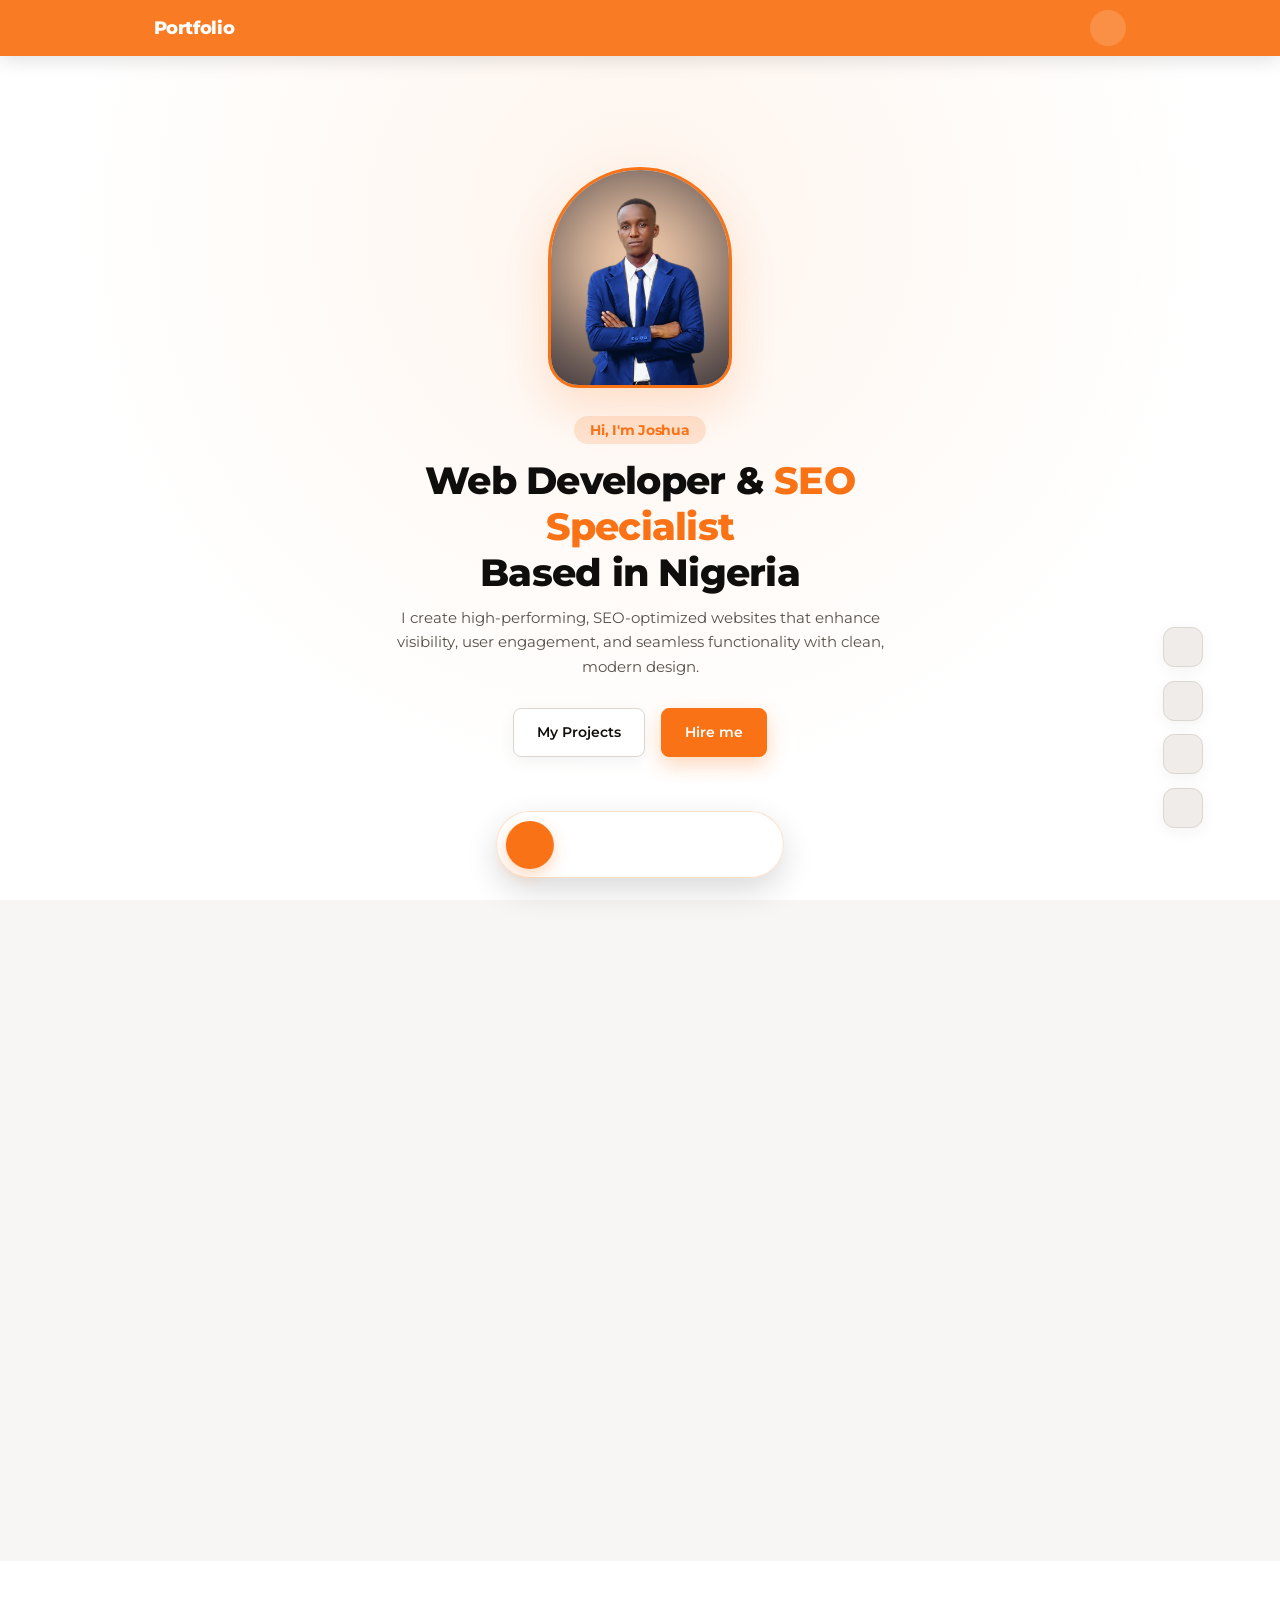
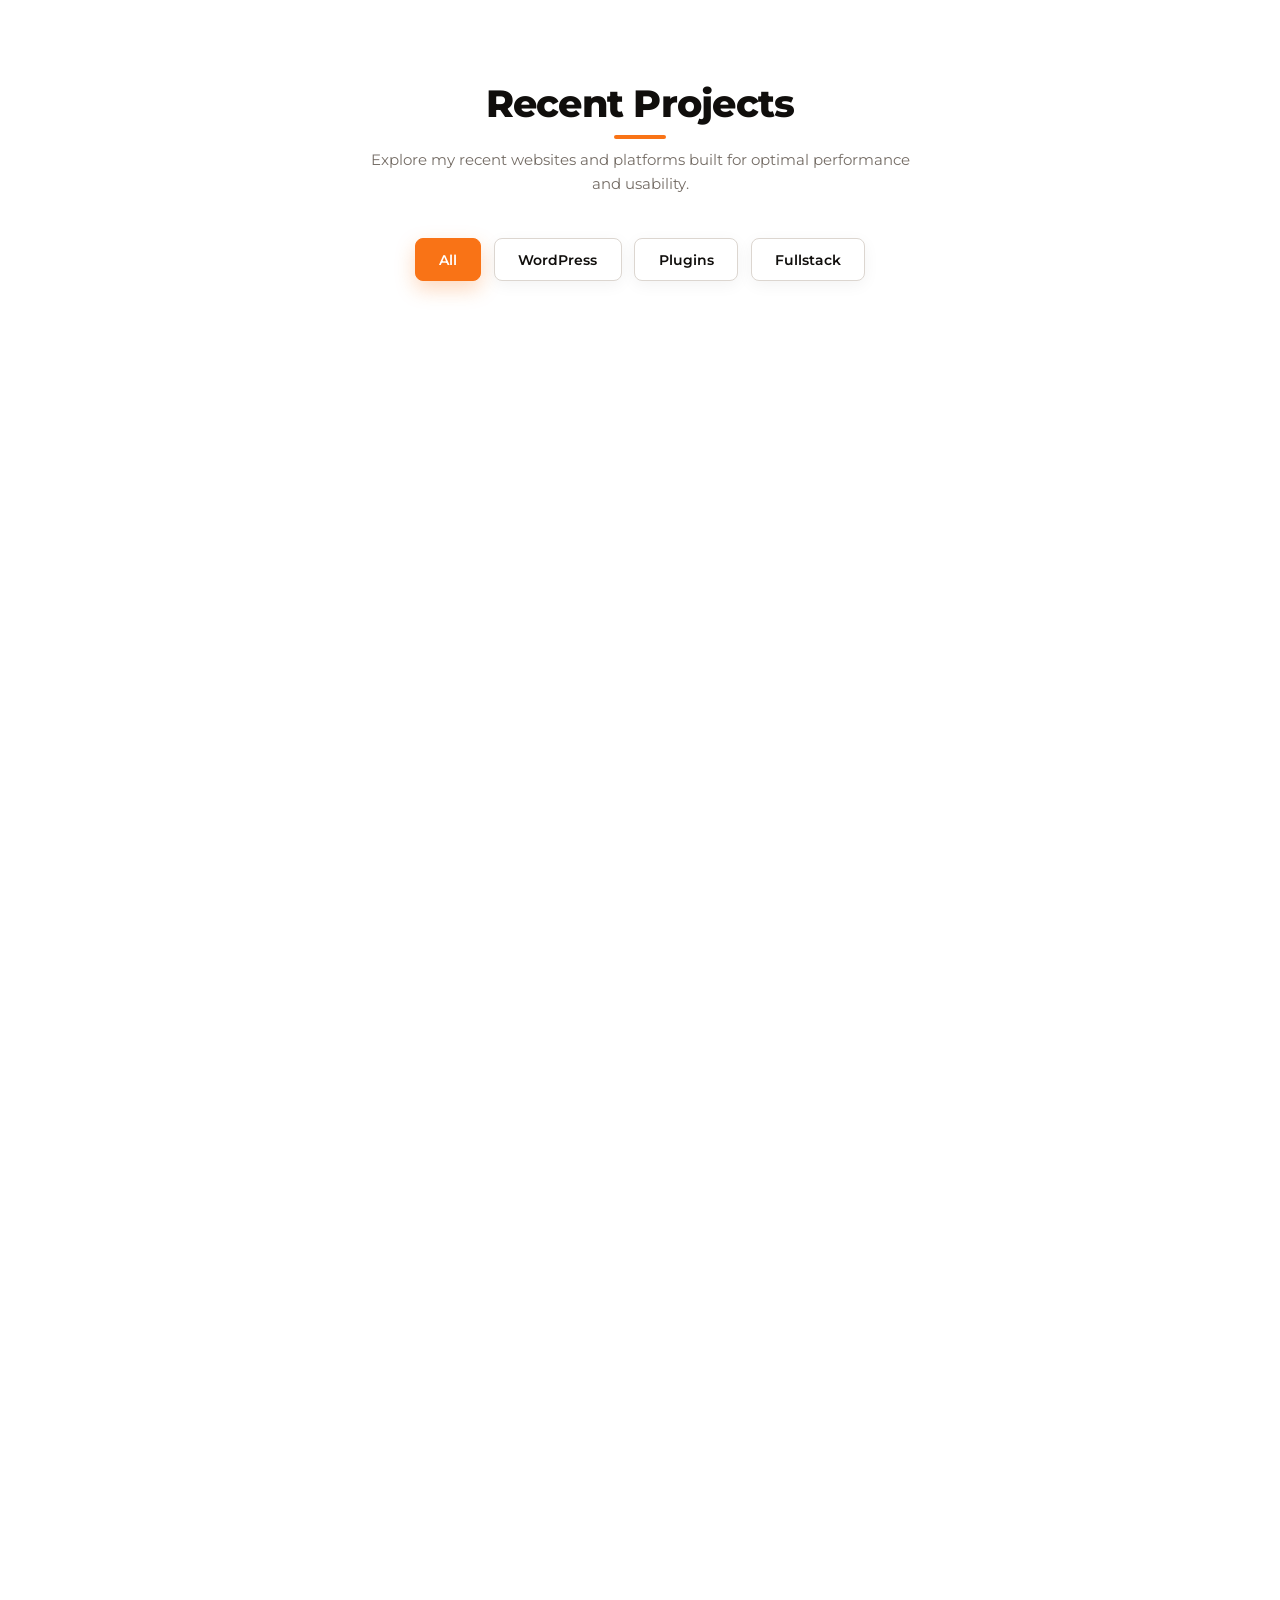
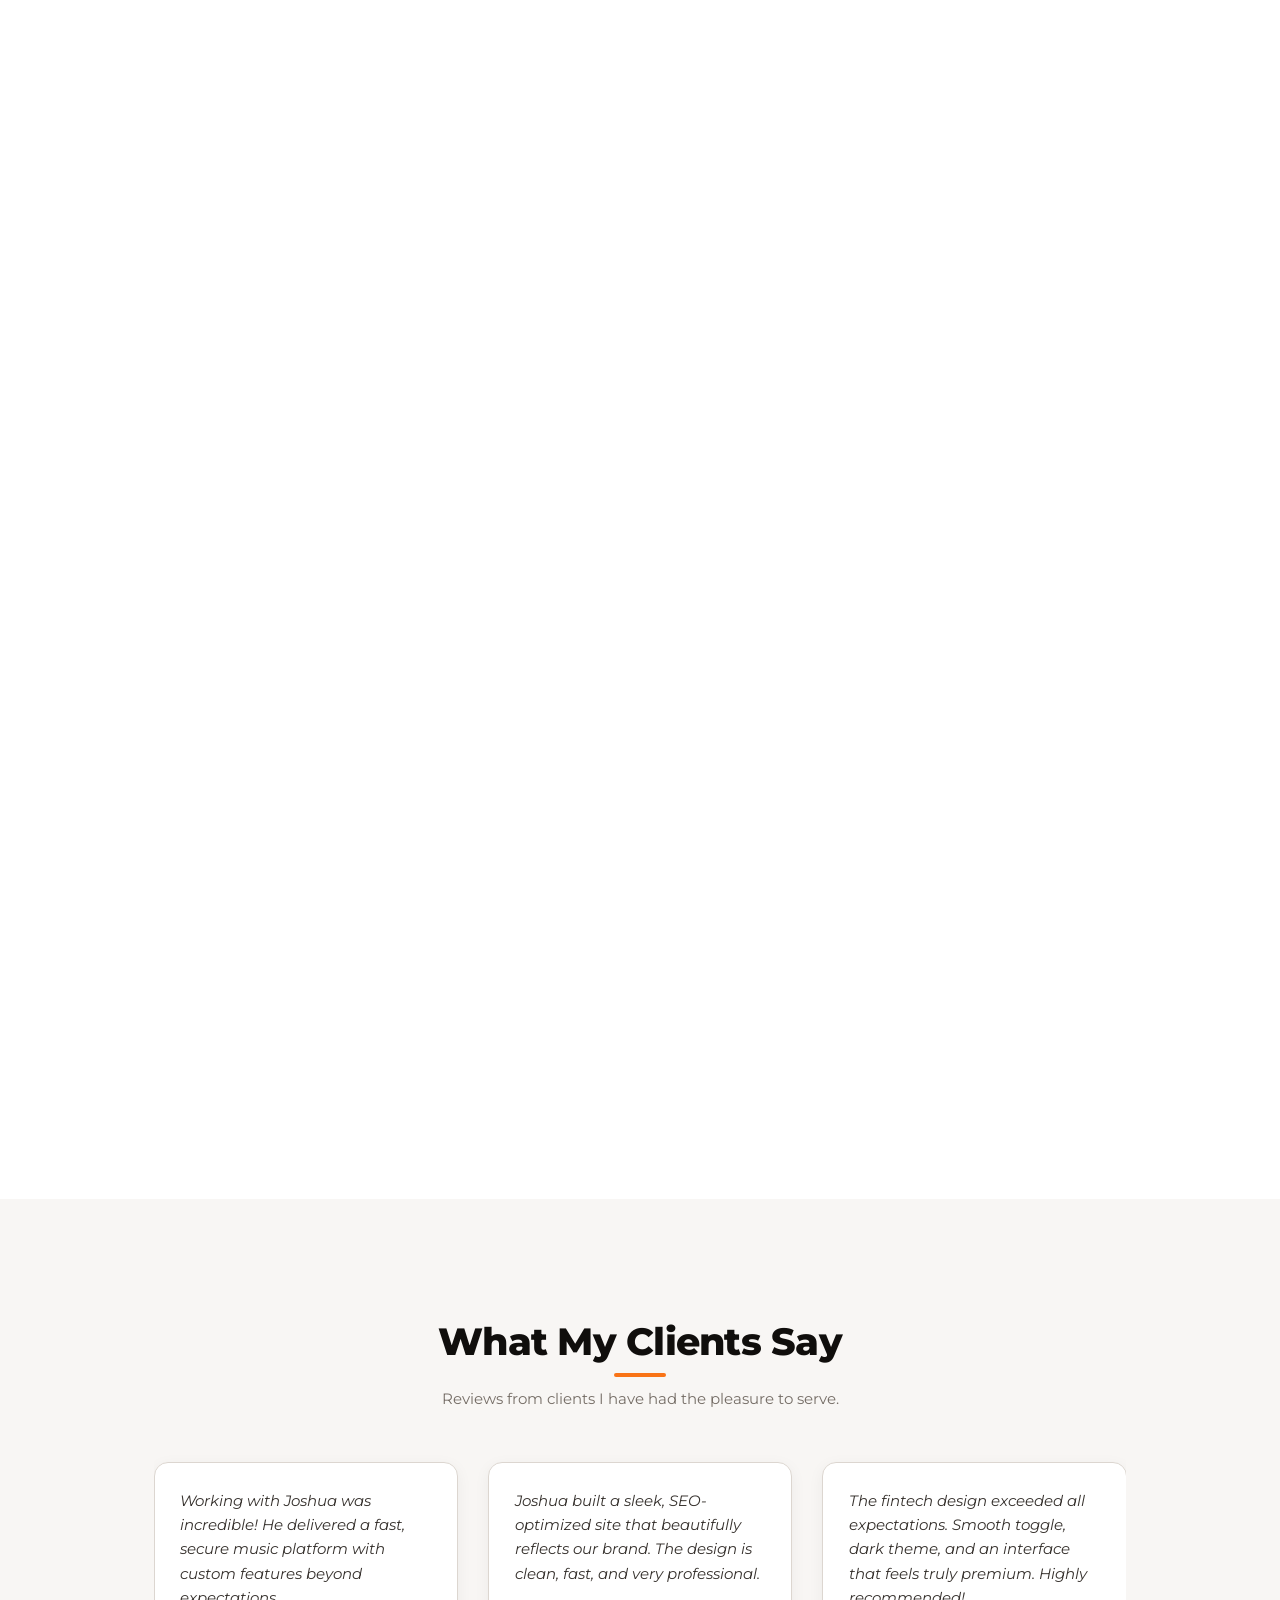
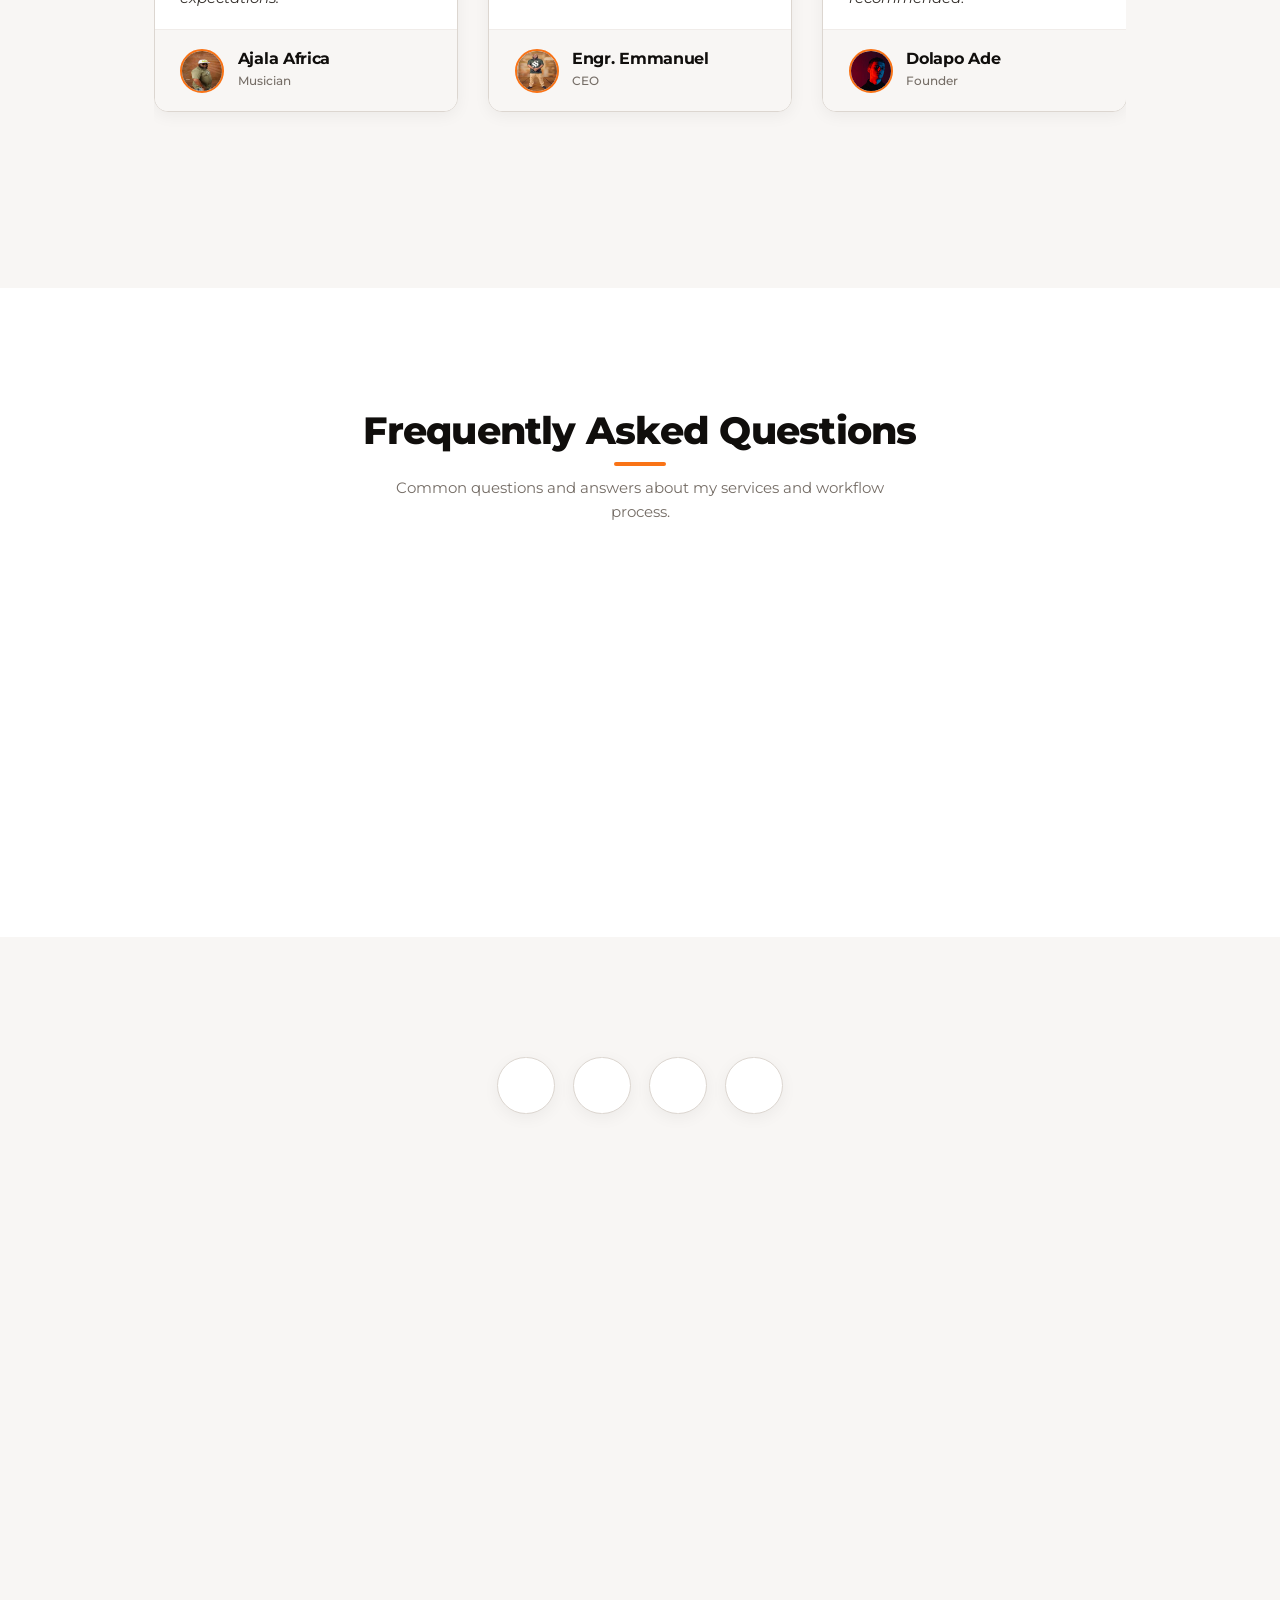
<file: index.html>
<!DOCTYPE html>
<html lang="en">
  <head>
    <meta charset="UTF-8" />
    <meta name="viewport" content="width=device-width, initial-scale=1.0" />
    <meta http-equiv="X-UA-Compatible" content="ie=edge" />
    <title>Personal Portfolio</title>

    <!-- Favicon -->
    <link rel="icon" href="./assets/portfolio-icon.png" type="image/png" />

    <!-- ICONSCOUT CDN -->
    <link
      rel="stylesheet"
      href="https://unicons.iconscout.com/release/v4.0.8/css/line.css"
    />
    <!-- SWIPERJS CDN -->
    <link
      rel="stylesheet"
      href="https://cdn.jsdelivr.net/npm/swiper@11/swiper-bundle.min.css"
    />
    <!-- ANIMATE ON SCROLL -->
    <link rel="stylesheet" href="https://unpkg.com/aos@next/dist/aos.css" />
    <!-- CUSTOM CSS -->
    <link rel="stylesheet" href="./index.css" />
  </head>
  <body>
    <!-- ========================= NAV BAR ========================= -->
    <nav>
      <div class="container nav__container">
        <a href="index.html">Portfolio</a>
        <button class="nav__theme-btn">
          <i class="uil uil-moon"></i>
        </button>
      </div>
    </nav>

    <!-- ========================= FLOATING NAV ========================= -->
    <menu class="floating__nav">
      <a href="#" class="active"><i class="uil uil-estate"></i></a>
      <a href="#resume"><i class="uil uil-user"></i></a>
      <a href="#projects"><i class="uil uil-images"></i></a>
      <a href="#faqs"><i class="uil uil-smile-dizzy"></i></a>
      <a href="#contact"><i class="uil uil-phone"></i></a>
    </menu>

    <!-- ========================= HEADER ========================= -->
    <header>
      <div class="header__container">
        <div class="header__image" data-aos="fade-up" data-aos-delay="800">
          <img src="./assets/portrait.jpg" alt="Header Image" />
        </div>
        <h5 data-aos="fade-in">Hi, I'm Joshua</h5>
        <h1 data-aos="fade-in">
          Web Developer & <span>SEO Specialist</span><br />Based in Nigeria
        </h1>
        <p data-aos="fade-in">
          I create high-performing, SEO-optimized websites that enhance
          visibility, user engagement, and seamless functionality with clean,
          modern design.
        </p>
        <div class="header__cta" data-aos="fade-in">
          <a href="#projects" class="btn">My Projects</a>
          <a href="#contact" class="btn primary">Hire me</a>
        </div>

        <menu class="header__socials">
          <a href="https://github.com/Joshuaetok" target="_blank" rel="noopener" aria-label="GitHub"><i class="uil uil-github-alt"></i></a>
          <a href="https://www.youtube.com/shorts/P1jPAKe_5eQ" target="_blank" rel="noopener" aria-label="YouTube"><i class="uil uil-youtube"></i></a>
          <a href="https://joshuaetok.github.io/new-portfolio/" target="_blank" rel="noopener" aria-label="Portfolio"><i class="uil uil-dribbble"></i></a>
          <a href="https://www.linkedin.com/in/joshua-etok-082957157" target="_blank" rel="noopener" aria-label="LinkedIn"
            ><i class="uil uil-linkedin-alt"></i
          ></a>
        </menu>
      </div>
    </header>

    <!-- ========================= RESUME ========================= -->
    <section id="resume">
      <div
        class="container resume__container"
        data-aos="fade-in"
        data-aos-delay="200"
      >
        <div class="resume__left">
          <h1>Why hire me</h1>
          <p>
            I build SEO-optimized, user-friendly websites with sleek designs.
          </p>
          <menu>
            <button class="btn primary experience__btn">Experience</button>
            <button class="btn education__btn">Education</button>
            <button class="btn skills__btn">Skills</button>
            <button class="btn about__btn">About me</button>
          </menu>
        </div>
        <div class="resume__right"></div>
      </div>
    </section>

    <!-- ========================= PROJECTS ========================= -->
    <section class="projects" id="projects">
      <h1>Recent Projects</h1>
      <p>
        Explore my recent websites and platforms built for optimal performance
        and usability.
      </p>
      <menu class="projects__categories">
        <button class="btn" data-filter="*">All</button>
        <button class="btn" data-filter=".frontend">WordPress</button>
        <button class="btn" data-filter=".plugins">Plugins</button>
      <!--  <button class="btn" data-filter=".backend">Backend</button> -->
        <button class="btn" data-filter=".fullstack">Fullstack</button>
      </menu>
      <div
        class="container projects__container"
        data-aos="fade-in"
        data-aos-delay="200"
      >
        <articles class="project mix frontend plugins" data-order="1">
          <div class="project__image">
            <img src="./assets/congregrid.png" alt="CongreGrid &amp; CongreGrid Pro Church Management Platform" />
          </div>
          <h5>CongreGrid &amp; CongreGrid Pro | Modular Church Management Platform</h5>
          <p>
            Modular church management &amp; ministry platform for WordPress &amp; Elementor. Features sermons with gapless HTML5 audio streaming, recurring event calendar, attendee kiosk check-in, small groups, and online giving with automated donor tax PDF statements.
          </p>
          <div class="projects__cta">
            <a href="https://github.com/Joshuaetok/congregrid" class="btn primary" target="_blank" title="View Repository"
              ><i class="uil uil-github-alt"></i
            ></a>
          </div>
        </articles>
        <articles class="project mix frontend plugins" data-order="1">
          <div class="project__image">
            <img src="./assets/orderspell.png" alt="OrderSpell WooCommerce WhatsApp Plugin" />
          </div>
          <h5>OrderSpell | Conversational Commerce &amp; Chat Orders for WooCommerce</h5>
          <p>
            High-performance 2-tap WhatsApp checkout pipeline for WooCommerce HPOS. Creates genuine database orders prior to redirect, capturing buyer contact with anti-dropoff send tracking, desktop QR checkout, and merchant admin command boxes.
          </p>
          <div class="projects__cta">
            <a href="https://github.com/Joshuaetok/orderspell" class="btn primary" target="_blank" title="View Repository"
              ><i class="uil uil-github-alt"></i
            ></a>
          </div>
        </articles>
        <articles class="project mix fullstack" data-order="1">
          <div class="project__image">
            <img src="./assets/project1.png" alt="Project One" />
          </div>
          <h5>Custom Audio Streaming Platform | PHP & MySQL Architecture</h5>
          <p>
            Architected a custom relational database to manage users and playlists, with a JavaScript-based audio player for gapless playback.
          </p>
          <div class="projects__cta">
            <a href="https://ajalaafrica.com/" class="btn primary" target="_blank"
              ><i class="uil uil-link"></i
            ></a>
          </div>
        </articles>
        <articles class="project mix frontend plugins" data-order="2">
          <div class="project__image">
            <img src="./assets/project11.png" alt="Advanced Product Filter Plugin" />
          </div>
          <h5>Advanced Product Filter Plugin for WooCommerce & Elementor</h5>
          <p>
            Advanced AJAX Product Filter for WooCommerce adds instant, no‑reload filtering to your store. Automatically detects color swatches, size tiles, dynamic price sliders, and attribute counts with full Elementor widget integration.
          </p>
          <div class="projects__cta">
            <a href="https://joshuaetok.github.io/advance-filter/"
              class="btn primary" target="_blank" title="Live Demo"><i class="uil uil-link"></i
            ></a>
            <a href="https://github.com/Joshuaetok/advanced-product-filter-for-woocommerce" class="btn" target="_blank" title="View Repository"
              ><i class="uil uil-github-alt"></i
            ></a>
          </div>
        </articles>
        <articles class="project mix frontend plugins" data-order="2">
          <div class="project__image">
            <img src="./assets/project9.png" alt="Client Projects Manager" />
          </div>
          <h5>Custom WordPress Plugin Development | CRM & Project Manager</h5>
          <p>
            Developed a standalone WordPress plugin from scratch using object-oriented PHP to manage client projects, custom fields, and admin workflows without relying on third-party tools.
          </p>
          <div class="projects__cta">
            <a href="https://github.com/Joshuaetok/workcity-assessment-wordpress" class="btn primary" target="_blank" title="View Repository"
              ><i class="uil uil-github-alt"></i
            ></a>
          </div>
        </articles>
        <articles class="project mix frontend" data-order="2">
          <div class="project__image">
            <img src="./assets/project2.png" alt="Project Two" />
          </div>
          <h5>FMCG Corporate Brand Portal | Custom Catalog & SEO Strategy</h5>
          <p>
            A responsive, SEO-friendly Woocommerce website for a growing FMCG brand,
            crafted to showcase their products, improve trust, and drive engagement.
          </p>
          <div class="projects__cta">
            <a href="https://ajaliscogroup.com/" class="btn primary" target="_blank"
              ><i class="uil uil-link"></i
            ></a>
          </div>
        </articles>
        <articles class="project mix frontend" data-order="3">
          <div class="project__image">
            <img src="./assets/project3.png" alt="Project Three" />
          </div>
          <h5>B2B Engineering Services Platform | WhatsApp API Integration</h5>
          <p>
            A sleek, SEO-optimized WooCommerce site offering specialized engineering
            services with WhatsApp-integrated ordering for easy, real-time communication.
          </p>
          <div class="projects__cta">
            <a href="https://jbtslimited.com/" class="btn primary" target="_blank"
              ><i class="uil uil-link"></i
            ></a>
          </div>
        </articles>
        <articles class="project mix fullstack" data-order="4">
          <div class="project__image">
            <img src="./assets/project4.png" alt="Seeds of Knowledge Intl School - Full-Stack Web Platform &amp; SaaS Management (PHP/MySQL)" />
          </div>
          <h5>Seeds of Knowledge Intl School | Full-Stack Web Platform &amp; SaaS Management (PHP/MySQL)</h5>
          <p>
            Comprehensive educational web platform and school management portal featuring student record tracking, role-based admin/teacher dashboards, attendance, and online admissions.
          </p>
          <div class="projects__cta">
            <a href="https://joshuaetok.github.io/sunrise-school/" class="btn primary" target="_blank"
              ><i class="uil uil-link"></i
            ></a>
            <a href="https://github.com/Joshuaetok/sunrise-school" class="btn" target="_blank"
              ><i class="uil uil-github-alt"></i
            ></a>
          </div>
        </articles>

        <articles class="project mix frontend" data-order="4">
          <div class="project__image">
            <img src="./assets/project7.png" alt="Project " />
          </div>
          <h5>Tech E-Commerce Hub | AI Chatbot & Payment API Integration</h5>
          <p>
            Built a complex WooCommerce store for engineering hardware featuring AI chatbot support for customer queries and seamless Paystack API integration for local payments.
          </p>
          <div class="projects__cta">
            <a
              href="https://oastechnologies.com/"
              class="btn primary"
              target="_blank"
              ><i class="uil uil-link"></i
            ></a>
          </div>
        </articles>

        <!--
        <articles class="project mix frontend" data-order="4">
          <div class="project__image">
            <img src="./assets/project8.png" alt="Project " />
          </div>
          <h5>Table Water Website</h5>
          <p>
            A custom-designed, SEO-optimized WordPress site for a premium Table
            Water brand. First of its kind, tailored for visibility and brand
            identity.
          </p>
          <div class="projects__cta">
            <a
              href="https://tablewater.ajaliscogroup.com/"
              class="btn primary"
              target="_blank"
              ><i class="uil uil-link"></i
            ></a>
          </div>
        </articles>
        <!--
        <articles class="project mix frontend" data-order="4">
          <div class="project__image">
            <img src="./assets/project4.jpg" alt="Project Four" />
          </div>
          <h5>Project Three Title (Frontend)</h5>
          <p>
            Lorem ipsum dolor sit amet, consectetur adipisicing elit. Voluptate
            neque nostrum molestias, dolores! Animi, eos.
          </p>
          <div class="projects__cta">
            <a href="#" class="btn primary" target="_blank"
              ><i class="uil uil-link"></i
            ></a>
            <a href="#" class="btn" target="_blank"
              ><i class="uil uil-github-alt"></i
            ></a>
          </div>
        </articles>
        <articles class="project mix frontend" data-order="5">
          <div class="project__image">
            <img src="./assets/project5.jpg" alt="Project Five" />
          </div>
          <h5>Project Five Title (Frontend)</h5>
          <p>
            Lorem ipsum dolor sit amet, consectetur adipisicing elit. Voluptate
            neque nostrum molestias, dolores! Animi, eos.
          </p>
          <div class="projects__cta">
            <a href="#" class="btn primary" target="_blank"
              ><i class="uil uil-link"></i
            ></a>
            <a href="#" class="btn" target="_blank"
              ><i class="uil uil-github-alt"></i
            ></a>
          </div>
        </articles>
        <articles class="project mix backend" data-order="6">
          <div class="project__image">
            <img src="./assets/project6.jpg" alt="Project Six" />
          </div>
          <h5>Project Six Title (Backend)</h5>
          <p>
            Lorem ipsum dolor sit amet, consectetur adipisicing elit. Voluptate
            neque nostrum molestias, dolores! Animi, eos.
          </p>
          <div class="projects__cta">
            <a href="#" class="btn primary" target="_blank"
              ><i class="uil uil-link"></i
            ></a>
            <a href="#" class="btn" target="_blank"
              ><i class="uil uil-github-alt"></i
            ></a>
          </div>
        </articles>
        -->
      </div>
    </section>

    <!-- ========================= TESTIMONIALS ========================= -->
    <section id="swiper">
      <h1>What My Clients Say</h1>
      <p>Reviews from clients I have had the pleasure to serve.</p>
      <div class="container swiper">
        <div class="swiper-wrapper">
          <figure class="swiper-slide">
            <figcaption>
              Working with Joshua was incredible! He delivered a fast, secure
              music platform with custom features beyond expectations.
            </figcaption>
            <div class="swiper__client">
              <div class="swiper__client-avatar">
                <img src="./assets/avatar6.jpg" alt="Client One" />
              </div>
              <div class="swiper__client-details">
                <h5>Ajala Africa</h5>
                <small>Musician</small>
              </div>
            </div>
          </figure>
          <figure class="swiper-slide">
            <figcaption>
              Joshua built a sleek, SEO-optimized site that beautifully reflects
              our brand. The design is clean, fast, and very professional.
            </figcaption>
            <div class="swiper__client">
              <div class="swiper__client-avatar">
                <img src="./assets/avatar5.jpg" alt="Client One" />
              </div>
              <div class="swiper__client-details">
                <h5>Engr. Emmanuel</h5>
                <small>CEO</small>
              </div>
            </div>
          </figure>
          <figure class="swiper-slide">
            <figcaption>
              The fintech design exceeded all expectations. Smooth toggle, dark
              theme, and an interface that feels truly premium. Highly
              recommended!
            </figcaption>
            <div class="swiper__client">
              <div class="swiper__client-avatar">
                <img src="./assets/avatar1.jpg" alt="Client One" />
              </div>
              <div class="swiper__client-details">
                <h5>Dolapo Ade</h5>
                <small>Founder</small>
              </div>
            </div>
          </figure>
          <!--
          <figure class="swiper-slide">
            <figcaption>
              Lorem ipsum dolor sit amet, consectetur adipisicing elit. Quod
              soluta itaque ipsam repellendus voluptatibus consequatur
              excepturi. Earum aut veritatis nesciunt!
            </figcaption>
            <div class="swiper__client">
              <div class="swiper__client-avatar">
                <img src="./assets/avatar4.jpg" alt="Client One" />
              </div>
              <div class="swiper__client-details">
                <h5>Mana Ama McBrown</h5>
                <small>Actress</small>
              </div>
            </div>
          </figure>
          <figure class="swiper-slide">
            <figcaption>
              Lorem ipsum dolor sit amet, consectetur adipisicing elit. Quod
              soluta itaque ipsam repellendus voluptatibus consequatur
              excepturi. Earum aut veritatis nesciunt!
            </figcaption>
            <div class="swiper__client">
              <div class="swiper__client-avatar">
                <img src="./assets/avatar2.jpg" alt="Client One" />
              </div>
              <div class="swiper__client-details">
                <h5>Mana Ama McBrown</h5>
                <small>Actress</small>
              </div>
            </div>
          </figure>
          <figure class="swiper-slide">
            <figcaption>
              Lorem ipsum dolor sit amet, consectetur adipisicing elit. Quod
              soluta itaque ipsam repellendus voluptatibus consequatur
              excepturi. Earum aut veritatis nesciunt!
            </figcaption>
            <div class="swiper__client">
              <div class="swiper__client-avatar">
                <img src="./assets/avatar3.jpg" alt="Client One" />
              </div>
              <div class="swiper__client-details">
                <h5>Mana Ama McBrown</h5>
                <small>Actress</small>
              </div>
            </div>
          </figure>
          -->
        </div>
        <div class="swiper-pagination"></div>
      </div>
    </section>

    <!-- ========================= FAQS ========================= -->
    <section id="faqs">
      <h1>Frequently Asked Questions</h1>
      <p>
        Common questions and answers about my services and workflow process.
      </p>
      <menu class="container faqs__container">
        <li class="faqs__item" data-aos="fade-in" data-aos-delay="200">
          <div class="faqs__item-top">
            <span class="faq__icon"><i class="uil uil-angle-down"></i></span>
            <h5>What's your rate?</h5>
          </div>
          <div class="faqs__item-bottom">
            <span></span>
            <p>
              My rates depend on the scope and timeline of the project. I offer
              flexible pricing models including hourly rates, project-based
              fees, and retainers. Every quote is tailored to suit your unique
              needs.
            </p>
          </div>
        </li>
        <li class="faqs__item" data-aos="fade-in" data-aos-delay="200">
          <div class="faqs__item-top">
            <span class="faq__icon"><i class="uil uil-angle-down"></i></span>
            <h5>Can you handle a full website project alone?</h5>
          </div>
          <div class="faqs__item-bottom">
            <span></span>
            <p>
              Absolutely. I specialize in full-stack development and also offer
              expert SEO and design services for complete, high-quality
              delivery.
            </p>
          </div>
        </li>
        <li class="faqs__item" data-aos="fade-in" data-aos-delay="400">
          <div class="faqs__item-top">
            <span class="faq__icon"><i class="uil uil-angle-down"></i></span>
            <h5>Do you offer support after a project ends?</h5>
          </div>
          <div class="faqs__item-bottom">
            <span></span>
            <p>
              Yes. I provide post-launch support packages which include site
              monitoring, bug fixes, and regular updates to ensure your site
              remains optimized and secure.
            </p>
          </div>
        </li>
        <li class="faqs__item" data-aos="fade-in" data-aos-delay="400">
          <div class="faqs__item-top">
            <span class="faq__icon"><i class="uil uil-angle-down"></i></span>
            <h5>Are you available for urgent or rush projects?</h5>
          </div>
          <div class="faqs__item-bottom">
            <span></span>
            <p>
              Yes, I do take on urgent projects based on availability. Rush
              projects come with a premium fee and will still be delivered with
              top-tier quality and precision.
            </p>
          </div>
        </li>
        <li class="faqs__item" data-aos="fade-in" data-aos-delay="600">
          <div class="faqs__item-top">
            <span class="faq__icon"><i class="uil uil-angle-down"></i></span>
            <h5>Can we collaborate on long-term projects?</h5>
          </div>
          <div class="faqs__item-bottom">
            <span></span>
            <p>
              Definitely. I enjoy building lasting relationships with clients.
              Whether it's ongoing website updates, SEO strategies, or new
              feature rollouts, I'm in for the long haul.
            </p>
          </div>
        </li>
        <li class="faqs__item" data-aos="fade-in" data-aos-delay="600">
          <div class="faqs__item-top">
            <span class="faq__icon"><i class="uil uil-angle-down"></i></span>
            <h5>What's your average project turnaround time?</h5>
          </div>
          <div class="faqs__item-bottom">
            <span></span>
            <p>
              Project timelines vary based on complexity, but most standard
              websites are completed within 2–4 weeks. We'll agree on a clear
              timeline before starting to ensure smooth delivery.
            </p>
          </div>
        </li>
      </menu>
    </section>

    <!-- ========================= CONTACT ========================= -->
    <section id="contact">
      <div class="container contact__container">
        <menu class="contact__options">
          <a
            href="mailto:etokjoshua@gmail.com"
            class="contact__option"
            target="_blank"
            aria-label="Email"
          >
            <i class="uil uil-envelope"></i>
          </a>
          <a
            href="https://m.me/joshua.etok.12"
            class="contact__option"
            target="_blank"
            aria-label="Messenger"
          >
            <i class="uil uil-facebook-messenger-alt"></i>
          </a>
          <a
            href="https://wa.me/2348084017920"
            class="contact__option"
            target="_blank"
            aria-label="WhatsApp"
          >
            <i class="uil uil-whatsapp"></i>
          </a>
          <a href="tel:+2348084017920" class="contact__option" target="_blank" aria-label="Phone">
            <i class="uil uil-phone"></i>
          </a>
        </menu>
        <form
          action="https://formsubmit.co/etokjoshua1@gmail.com"
          method="POST"
          data-aos="fade-up"
          data-aos-delay="200"
        >
            <!-- Redirect after submit -->
          <input type="hidden" name="_next" value="https://joshuaetok.github.io/new-portfolio/" />

          <input
            class="round"
            type="text"
            name="Name"
            placeholder="Full Name"
            required
          />
          <input
            class="round"
            type="email"
            name="Email"
            placeholder="Email Address"
            required
          />
          <textarea
            class="round"
            name="Message"
            rows="7"
            placeholder="Message"
            required
          ></textarea>
          <button type="submit" class="btn primary">Send</button>
        </form>
      </div>
    </section>

    <script src="./mix/dist/mixitup.min.js"></script>
    <script src="https://cdn.jsdelivr.net/npm/swiper@11/swiper-bundle.min.js"></script>
    <script src="https://unpkg.com/aos@next/dist/aos.js"></script>
    <script>
      AOS.init({ duration: 2000, offset: 80 });
    </script>
    <script src="./index.js"></script>
  </body>
</html>
</file>
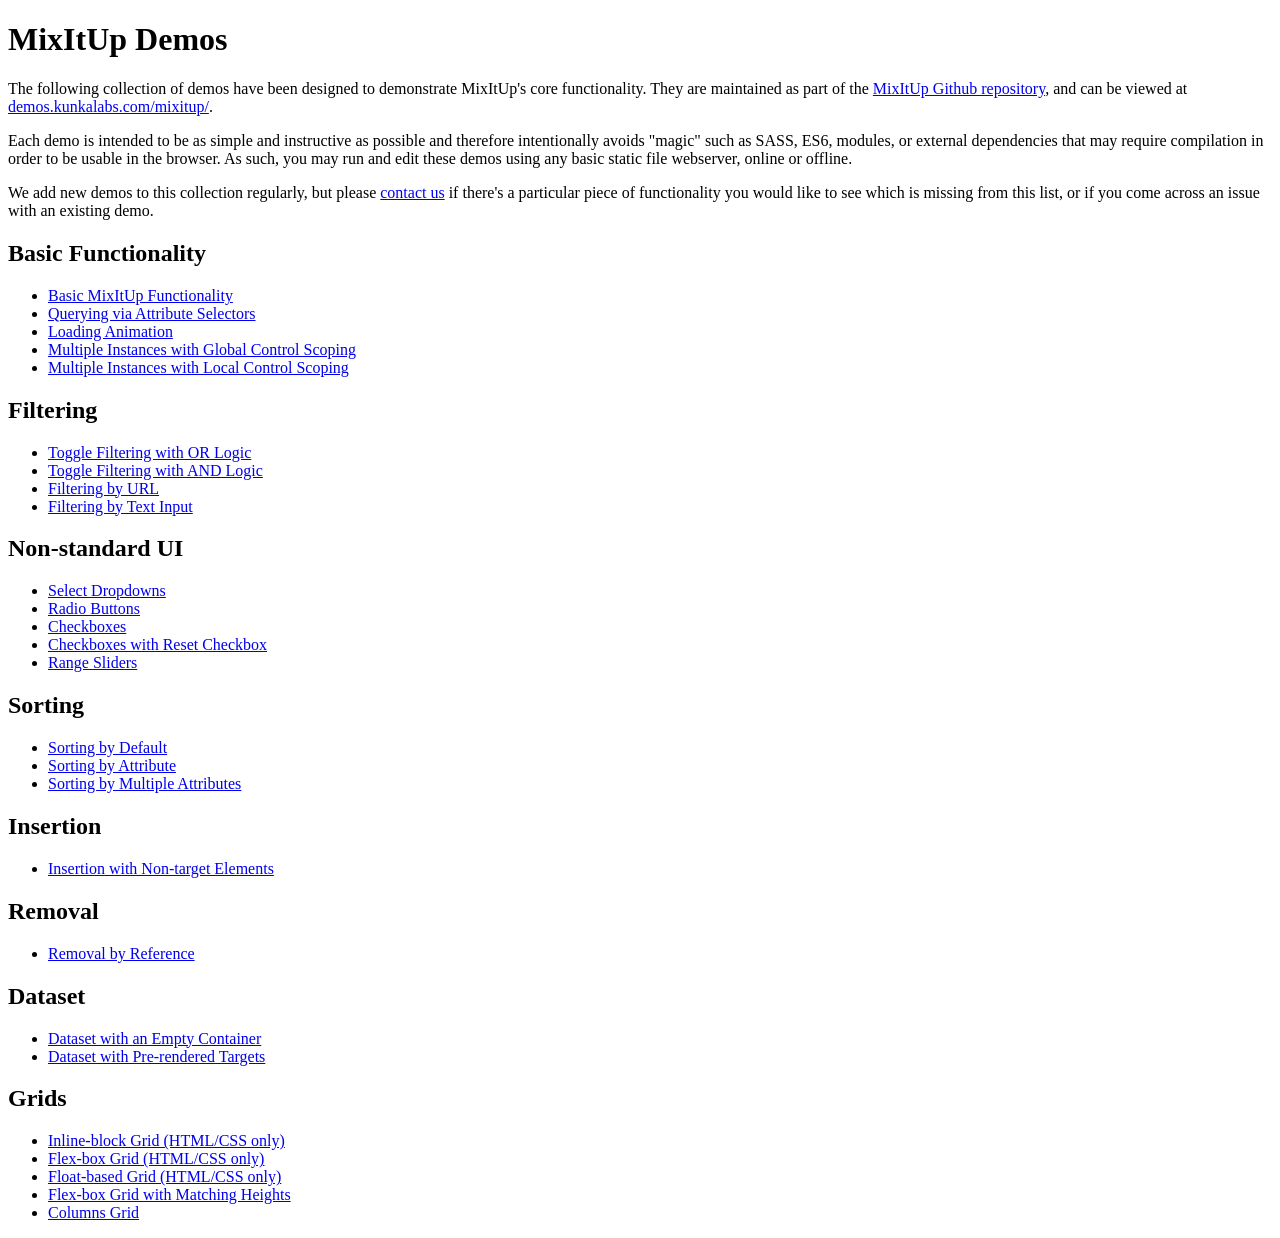
<file: mix/demos/index.html>
<!DOCTYPE html>
<html>
    <head>
        <title>MixItUp Demos</title>
    </head>
    <body>
        <h1>MixItUp Demos</h1>

        <p>The following collection of demos have been designed to demonstrate MixItUp's core functionality. They are maintained as part of the <a href="https://github.com/patrickkunka/mixitup/tree/v3/demos">MixItUp Github repository</a>, and can be viewed at <a href="http://demos.kunkalabs.com/mixitup">demos.kunkalabs.com/mixitup/</a>.</p>

        <p>Each demo is intended to be as simple and instructive as possible and therefore intentionally avoids "magic" such as SASS, ES6, modules, or external dependencies that may require compilation in order to be usable in the browser. As such, you may run and edit these demos using any basic static file webserver, online or offline.</p>

        <p>We add new demos to this collection regularly, but please <a href="https://www.kunkalabs.com/contact-us/">contact us</a> if there's a particular piece of functionality you would like to see which is missing from this list, or if you come across an issue with an existing demo.</p>

        <h2>Basic Functionality</h2>

        <ul>
            <li><a href="./basic/">Basic MixItUp Functionality</a></li>
            <li><a href="./attribute-selectors/">Querying via Attribute Selectors</a></li>
            <li><a href="./loading-animation/">Loading Animation</a></li>
            <li><a href="./multiple-instances-global-control-scoping/">Multiple Instances with Global Control Scoping</a></li>
            <li><a href="./multiple-instances-local-control-scoping/">Multiple Instances with Local Control Scoping</a></li>
        </ul>

        <h2>Filtering</h2>

        <ul>
            <li><a href="./toggle-filtering-or-logic/">Toggle Filtering with OR Logic</a></li>
            <li><a href="./toggle-filtering-and-logic/">Toggle Filtering with AND Logic</a></li>
            <li><a href="./filtering-by-url/">Filtering by URL</a></li>
            <li><a href="./filtering-by-text-input/">Filtering by Text Input</a></li>
        </ul>

        <h2>Non-standard UI</h2>

        <ul>
            <li><a href="./select-dropdowns/">Select Dropdowns</a></li>
            <li><a href="./radio-buttons/">Radio Buttons</a></li>
            <li><a href="./checkboxes/">Checkboxes</a></li>
            <li><a href="./checkboxes-with-reset-checkbox/">Checkboxes with Reset Checkbox</a></li>
            <li><a href="./filtering-by-range/">Range Sliders</a></li>
        </ul>

        <h2>Sorting</h2>

        <ul>
            <li><a href="./sorting-by-default/">Sorting by Default</a></li>
            <li><a href="./sorting-by-attribute/">Sorting by Attribute</a></li>
            <li><a href="./sorting-by-multiple-attributes/">Sorting by Multiple Attributes</a></li>
        </ul>

        <h2>Insertion</h2>

        <ul>
            <li><a href="./insertion-non-target-elements/">Insertion with Non-target Elements</a></li>
        </ul>

        <h2>Removal</h2>

        <ul>
            <li><a href="./removal-by-reference/">Removal by Reference</a></li>
        </ul>

        <h2>Dataset</h2>

        <ul>
            <li><a href="./dataset-empty-container/">Dataset with an Empty Container</a></li>
            <li><a href="./dataset-pre-rendered-targets/">Dataset with Pre-rendered Targets</a></li>
        </ul>

        <h2>Grids</h2>

        <ul>
            <li><a href="./grid-inline-block/">Inline-block Grid (HTML/CSS only)</a></li>
            <li><a href="./grid-flex-box/">Flex-box Grid (HTML/CSS only)</a></li>
            <li><a href="./grid-floats/">Float-based Grid (HTML/CSS only)</a></li>
            <li><a href="./grid-flex-box-matching-heights/">Flex-box Grid with Matching Heights</a></li>
            <li><a href="./grid-columns/">Columns Grid</a></li>
        </ul>
    </body>
</html>
</file>
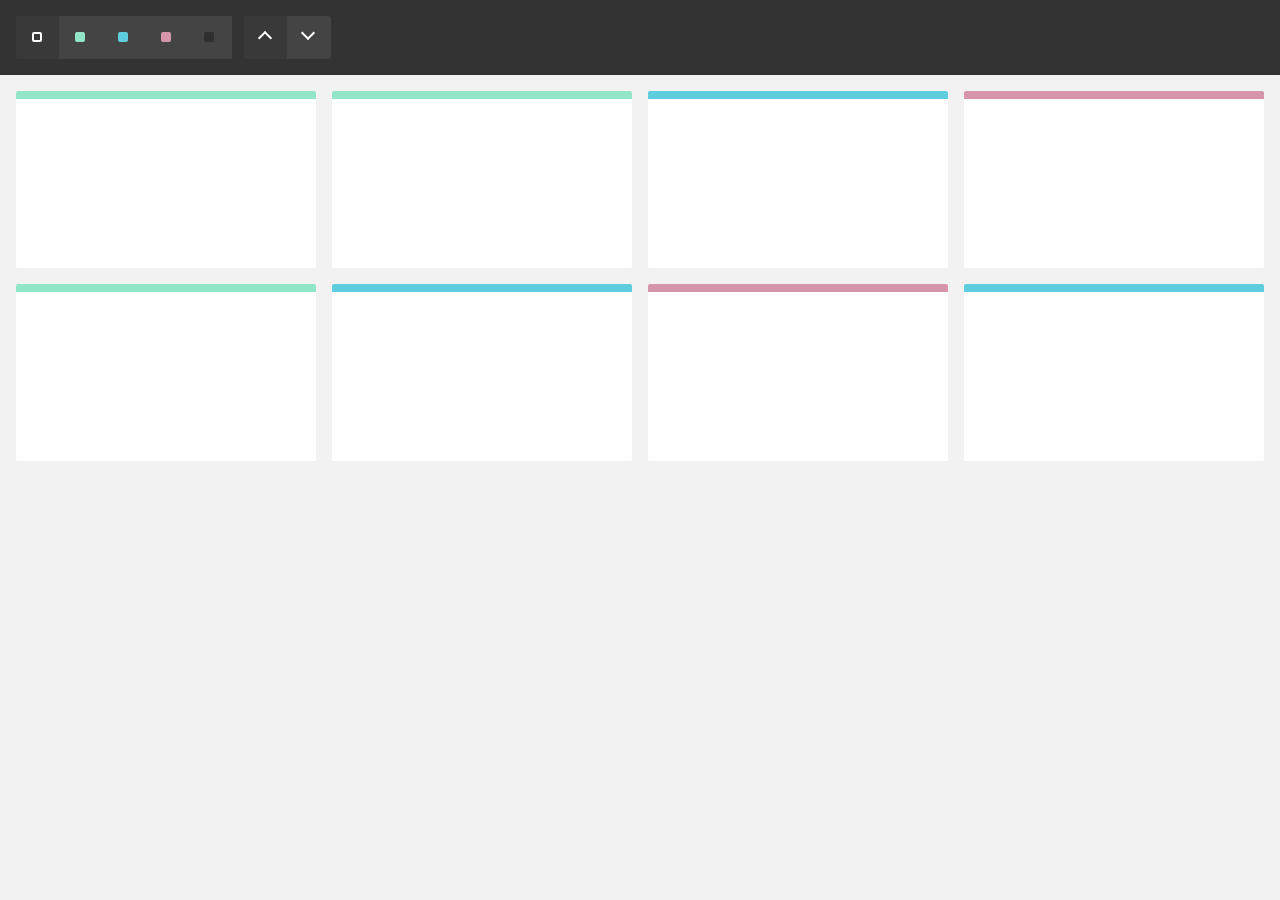
<file: mix/demos/attribute-selectors/index.html>
<!DOCTYPE html>
<html>
    <head>
        <meta name="viewport" content="width=device-width, initial-scale=1">

        <link href="../reset.css" rel="stylesheet"/>
        <link href="./style.css" rel="stylesheet"/>

        <title>MixItUp Demo - Querying via Attribute Selectors</title>
    </head>
    <body>
        <div class="controls">
            <button type="button" class="control" data-filter="all">All</button>
            <button type="button" class="control" data-filter=".green">Green</button>
            <button type="button" class="control" data-filter=".blue">Blue</button>
            <button type="button" class="control" data-filter=".pink">Pink</button>
            <button type="button" class="control" data-filter="none">None</button>

            <button type="button" class="control" data-sort="default:asc">Asc</button>
            <button type="button" class="control" data-sort="default:desc">Desc</button>
        </div>

        <div class="container" data-ref="mixitup-container">
            <div class="item green" data-ref="mixitup-target"></div>
            <div class="item green" data-ref="mixitup-target"></div>
            <div class="item blue" data-ref="mixitup-target"></div>
            <div class="item pink" data-ref="mixitup-target"></div>
            <div class="item green" data-ref="mixitup-target"></div>
            <div class="item blue" data-ref="mixitup-target"></div>
            <div class="item pink" data-ref="mixitup-target"></div>
            <div class="item blue" data-ref="mixitup-target"></div>

            <div class="gap"></div>
            <div class="gap"></div>
            <div class="gap"></div>
        </div>

        <script src="../mixitup.min.js"></script>

        <script>
            var containerEl = document.querySelector('[data-ref~="mixitup-container"]');

            var mixer = mixitup(containerEl, {
                selectors: {
                    target: '[data-ref~="mixitup-target"]'
                }
            });
        </script>
    </body>
</html>
</file>
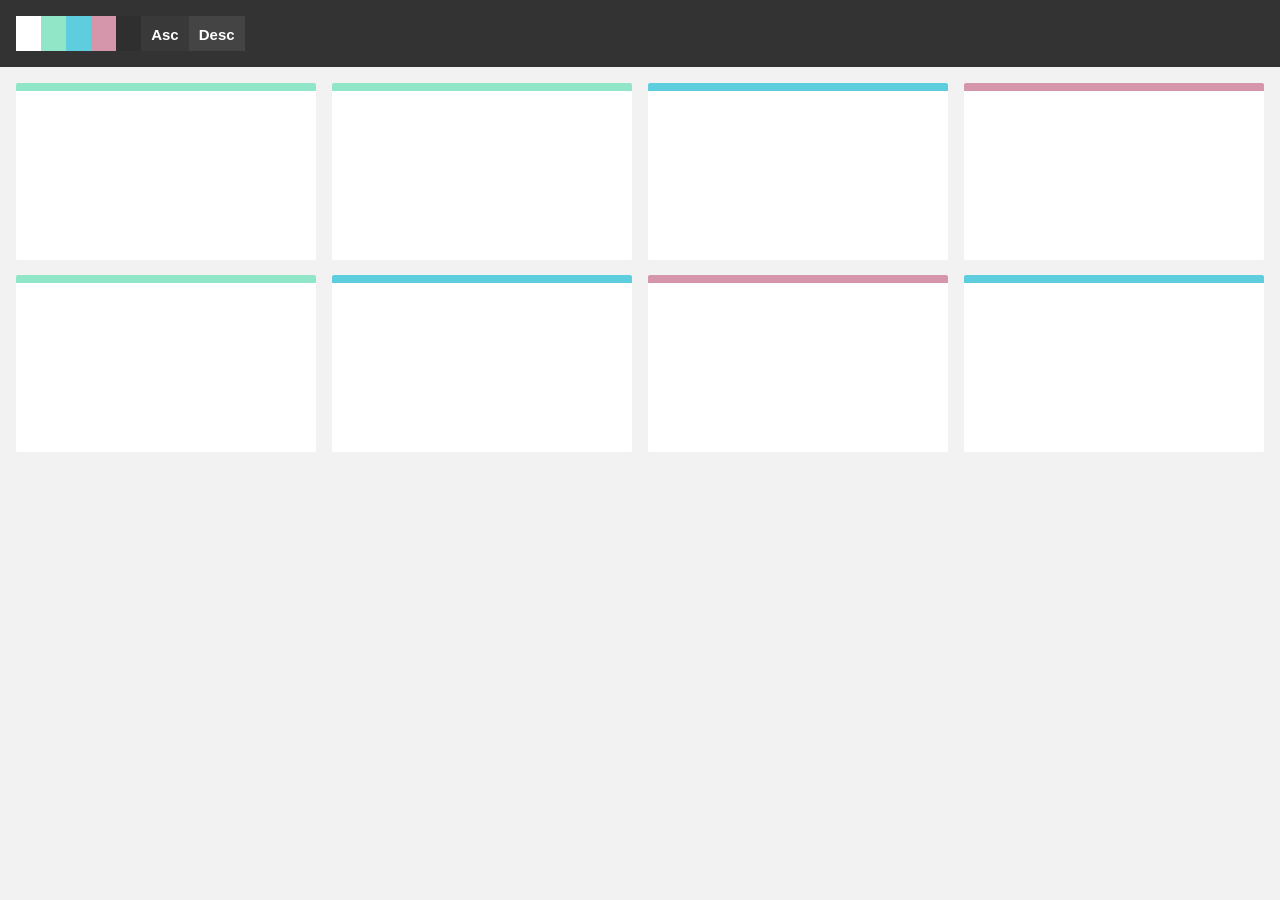
<file: mix/demos/basic-ie-8/index.html>
<!DOCTYPE html>
<html>
    <head>
        <meta name="viewport" content="width=device-width, initial-scale=1">

        <link href="../reset.css" rel="stylesheet"/>
        <link href="./style.css" rel="stylesheet"/>

        <title>MixItUp Demo - Basic (IE8 Compatible Layout)</title>
    </head>
    <body>
        <div class="controls">
            <button type="button" class="control" data-filter="all"></button>
            <button type="button" class="control" data-filter=".green"></button>
            <button type="button" class="control" data-filter=".blue"></button>
            <button type="button" class="control" data-filter=".pink"></button>
            <button type="button" class="control" data-filter="none"></button>

            <button type="button" class="control" data-sort="default:asc">Asc</button>
            <button type="button" class="control" data-sort="default:desc">Desc</button>
        </div>

        <div class="container">
            <div class="mix green"></div>
            <div class="mix green"></div>
            <div class="mix blue"></div>
            <div class="mix pink"></div>
            <div class="mix green"></div>
            <div class="mix blue"></div>
            <div class="mix pink"></div>
            <div class="mix blue"></div>

            <div class="gap"></div>
            <div class="gap"></div>
            <div class="gap"></div>
        </div>

        <script src="../mixitup.min.js"></script>

        <script>
            var containerEl = document.querySelector('.container');

            var mixer = mixitup(containerEl);
        </script>
    </body>
</html>
</file>
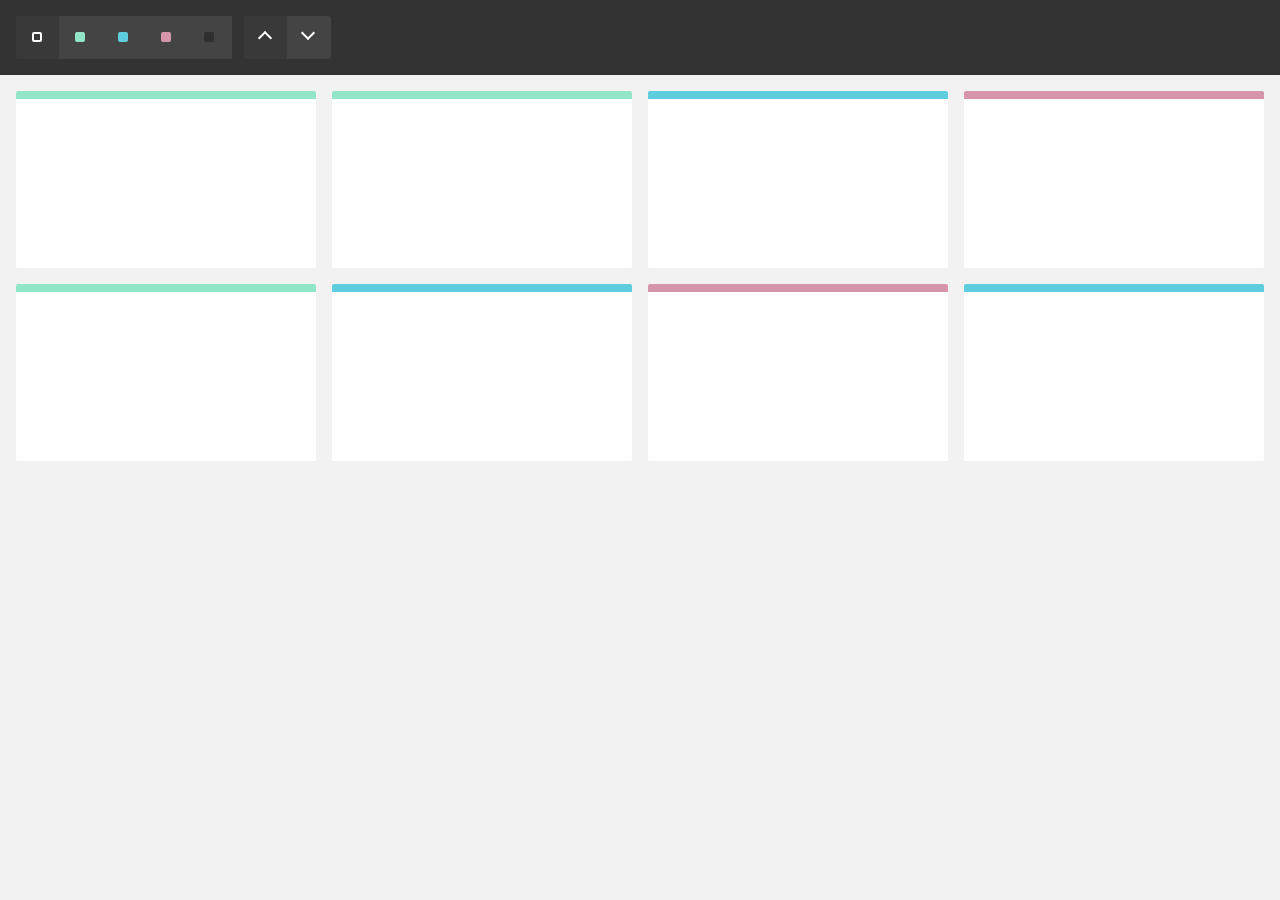
<file: mix/demos/basic/index.html>
<!DOCTYPE html>
<html>
    <head>
        <meta name="viewport" content="width=device-width, initial-scale=1">

        <link href="../reset.css" rel="stylesheet"/>
        <link href="./style.css" rel="stylesheet"/>

        <title>MixItUp Demo - Basic</title>
    </head>
    <body>
        <div class="controls">
            <button type="button" class="control" data-filter="all">All</button>
            <button type="button" class="control" data-filter=".green">Green</button>
            <button type="button" class="control" data-filter=".blue">Blue</button>
            <button type="button" class="control" data-filter=".pink">Pink</button>
            <button type="button" class="control" data-filter="none">None</button>

            <button type="button" class="control" data-sort="default:asc">Asc</button>
            <button type="button" class="control" data-sort="default:desc">Desc</button>
        </div>

        <div class="container">
            <div class="mix green"></div>
            <div class="mix green"></div>
            <div class="mix blue"></div>
            <div class="mix pink"></div>
            <div class="mix green"></div>
            <div class="mix blue"></div>
            <div class="mix pink"></div>
            <div class="mix blue"></div>

            <div class="gap"></div>
            <div class="gap"></div>
            <div class="gap"></div>
        </div>

        <script src="../mixitup.min.js"></script>

        <script>
            var containerEl = document.querySelector('.container');

            var mixer = mixitup(containerEl);
        </script>
    </body>
</html>
</file>
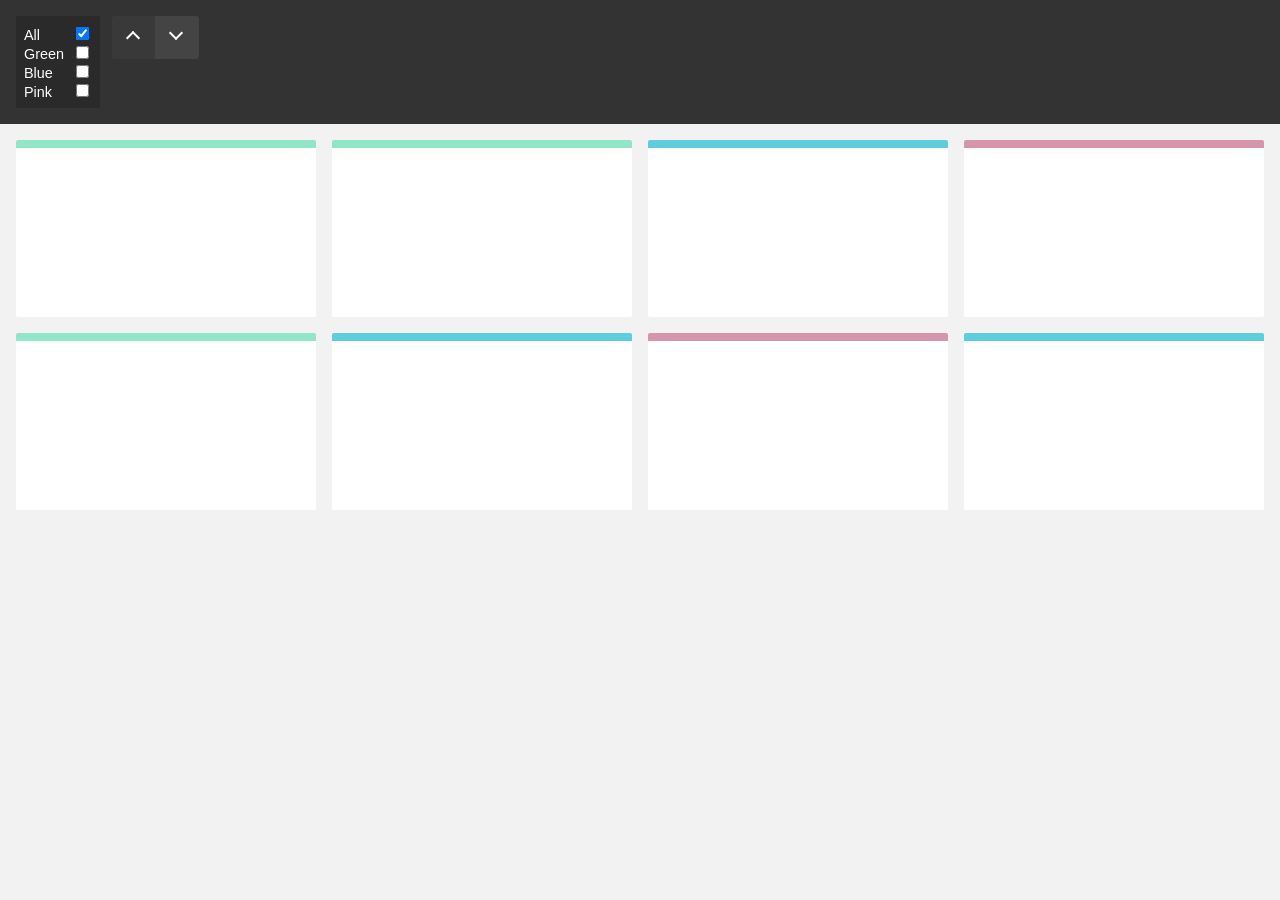
<file: mix/demos/checkboxes-with-reset-checkbox/index.html>
<!DOCTYPE html>
<html>
    <head>
        <meta name="viewport" content="width=device-width, initial-scale=1">

        <link href="../reset.css" rel="stylesheet"/>
        <link href="./style.css" rel="stylesheet"/>

        <title>MixItUp Demo - Checkboxes with Reset Checkbox</title>
    </head>
    <body>
        <div class="controls">
            <div class="checkbox-group">
                <div class="checkbox">
                    <label class="checkbox-label">All</label>
                    <input type="checkbox" value="all" checked/>
                </div>

                <div class="checkbox">
                    <label class="checkbox-label">Green</label>
                    <input type="checkbox" value=".green"/>
                </div>

                <div class="checkbox">
                    <label class="checkbox-label">Blue</label>
                    <input type="checkbox" value=".blue"/>
                </div>

                <div class="checkbox">
                    <label class="checkbox-label">Pink</label>
                    <input type="checkbox" value=".pink"/>
                </div>
            </div>

            <button type="button" class="control" data-sort="default:asc">Asc</button>
            <button type="button" class="control" data-sort="default:desc">Desc</button>
        </div>

        <div class="container">
            <div class="mix green"></div>
            <div class="mix green"></div>
            <div class="mix blue"></div>
            <div class="mix pink"></div>
            <div class="mix green"></div>
            <div class="mix blue"></div>
            <div class="mix pink"></div>
            <div class="mix blue"></div>

            <div class="gap"></div>
            <div class="gap"></div>
            <div class="gap"></div>
        </div>

        <script src="../mixitup.min.js"></script>

        <script>
            // In this example, we must bind a 'change' event handler to
            // our checkboxes, then interact with the mixer via
            // its .filter() API methods.

            var containerEl = document.querySelector('.container');
            var checkboxGroup = document.querySelector('.checkbox-group');
            var checkboxes = checkboxGroup.querySelectorAll('input[type="checkbox"]');
            var allCheckbox = checkboxGroup.querySelector('input[value="all"]');

            var mixer = mixitup(containerEl);

            checkboxGroup.addEventListener('change', function(e) {
                var selectors = [];
                var checkbox;
                var i;

                if (e.target === allCheckbox && e.target.checked) {
                    // If the "all" checkbox was checked, uncheck all other checkboxes

                    for (i = 0; i < checkboxes.length; i++) {
                        checkbox = checkboxes[i];

                        if (checkbox !== allCheckbox) checkbox.checked = false;
                    }
                } else {
                    // Another checkbox was changed, uncheck "all".

                    allCheckbox.checked = false;
                }

                // Iterate through all checkboxes, pushing the
                // values of those that are checked into an array

                for (i = 0; i < checkboxes.length; i++) {
                    checkbox = checkboxes[i];

                    if (checkbox.checked) selectors.push(checkbox.value);
                }

                // If there are values in the array, join it into a string
                // using your desired logic, and send to the mixer's .filter()
                // method, otherwise filter by 'all'

                var selectorString = selectors.length > 0 ?
                    selectors.join(',') : // or '.' for AND logic
                    'all';

                mixer.filter(selectorString);
            });
        </script>
    </body>
</html>
</file>
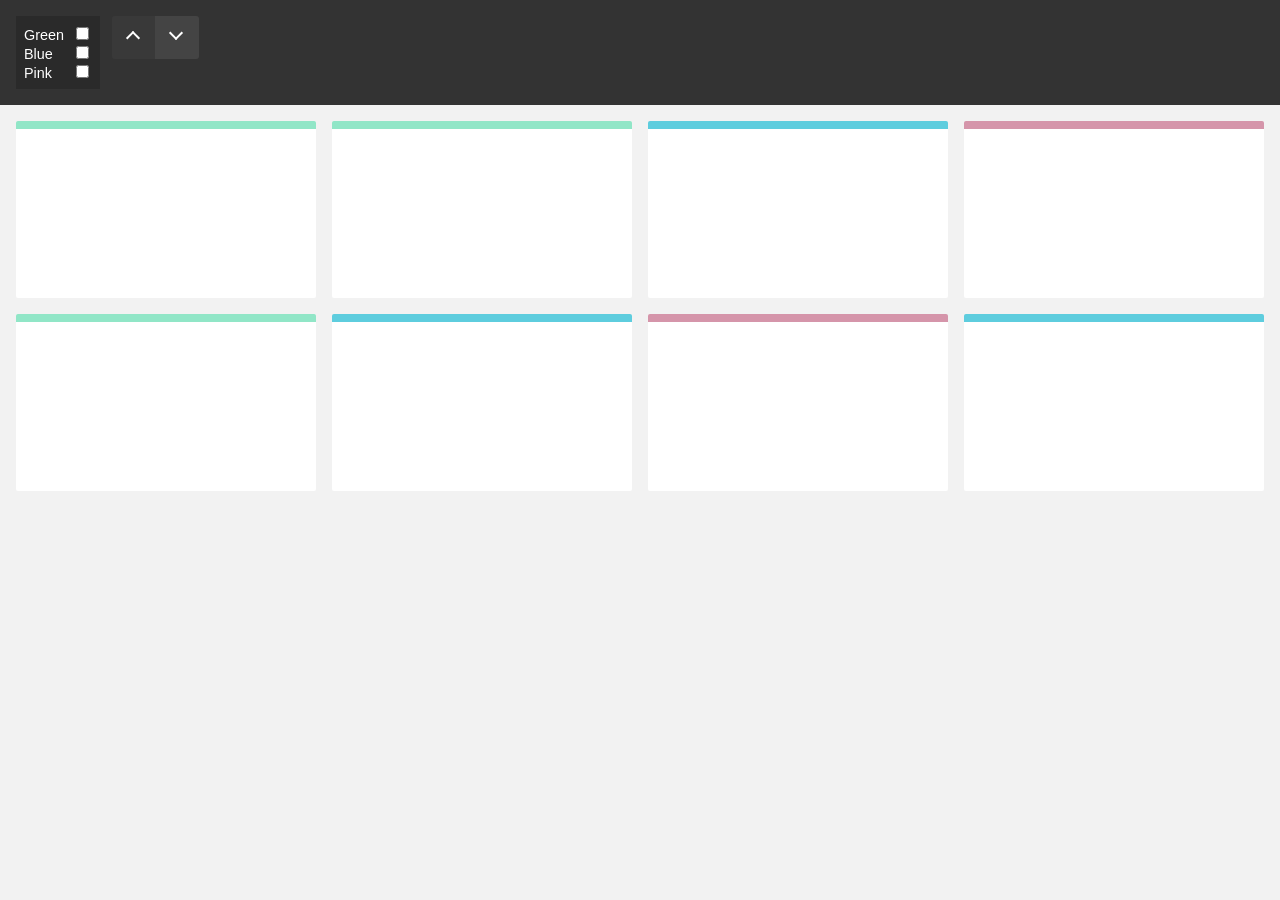
<file: mix/demos/checkboxes/index.html>
<!DOCTYPE html>
<html>
    <head>
        <meta name="viewport" content="width=device-width, initial-scale=1">

        <link href="../reset.css" rel="stylesheet"/>
        <link href="./style.css" rel="stylesheet"/>

        <title>MixItUp Demo - Checkboxes</title>
    </head>
    <body>
        <div class="controls">
            <div class="checkbox-group">
                <div class="checkbox">
                    <label class="checkbox-label">Green</label>
                    <input type="checkbox" value=".green"/>
                </div>

                <div class="checkbox">
                    <label class="checkbox-label">Blue</label>
                    <input type="checkbox" value=".blue"/>
                </div>

                <div class="checkbox">
                    <label class="checkbox-label">Pink</label>
                    <input type="checkbox" value=".pink"/>
                </div>
            </div>

            <button type="button" class="control" data-sort="default:asc">Asc</button>
            <button type="button" class="control" data-sort="default:desc">Desc</button>
        </div>

        <div class="container">
            <div class="mix green"></div>
            <div class="mix green"></div>
            <div class="mix blue"></div>
            <div class="mix pink"></div>
            <div class="mix green"></div>
            <div class="mix blue"></div>
            <div class="mix pink"></div>
            <div class="mix blue"></div>

            <div class="gap"></div>
            <div class="gap"></div>
            <div class="gap"></div>
        </div>

        <script src="../mixitup.min.js"></script>

        <script>
            // In this example, we must bind a 'change' event handler to
            // our checkboxes, then interact with the mixer via
            // its .filter() API methods.

            var containerEl = document.querySelector('.container');
            var checkboxGroup = document.querySelector('.checkbox-group');
            var checkboxes = checkboxGroup.querySelectorAll('input[type="checkbox"]');

            var mixer = mixitup(containerEl);

            checkboxGroup.addEventListener('change', function() {
                var selectors = [];

                // Iterate through all checkboxes, pushing the
                // values of those that are checked into an array

                for (var i = 0; i < checkboxes.length; i++) {
                    var checkbox = checkboxes[i];

                    if (checkbox.checked) selectors.push(checkbox.value);
                }

                // If there are values in the array, join it into a string
                // using your desired logic, and send to the mixer's .filter()
                // method, otherwise filter by 'all'

                var selectorString = selectors.length > 0 ?
                    selectors.join(',') : // or '.' for AND logic
                    'all';

                mixer.filter(selectorString);
            });
        </script>
    </body>
</html>
</file>
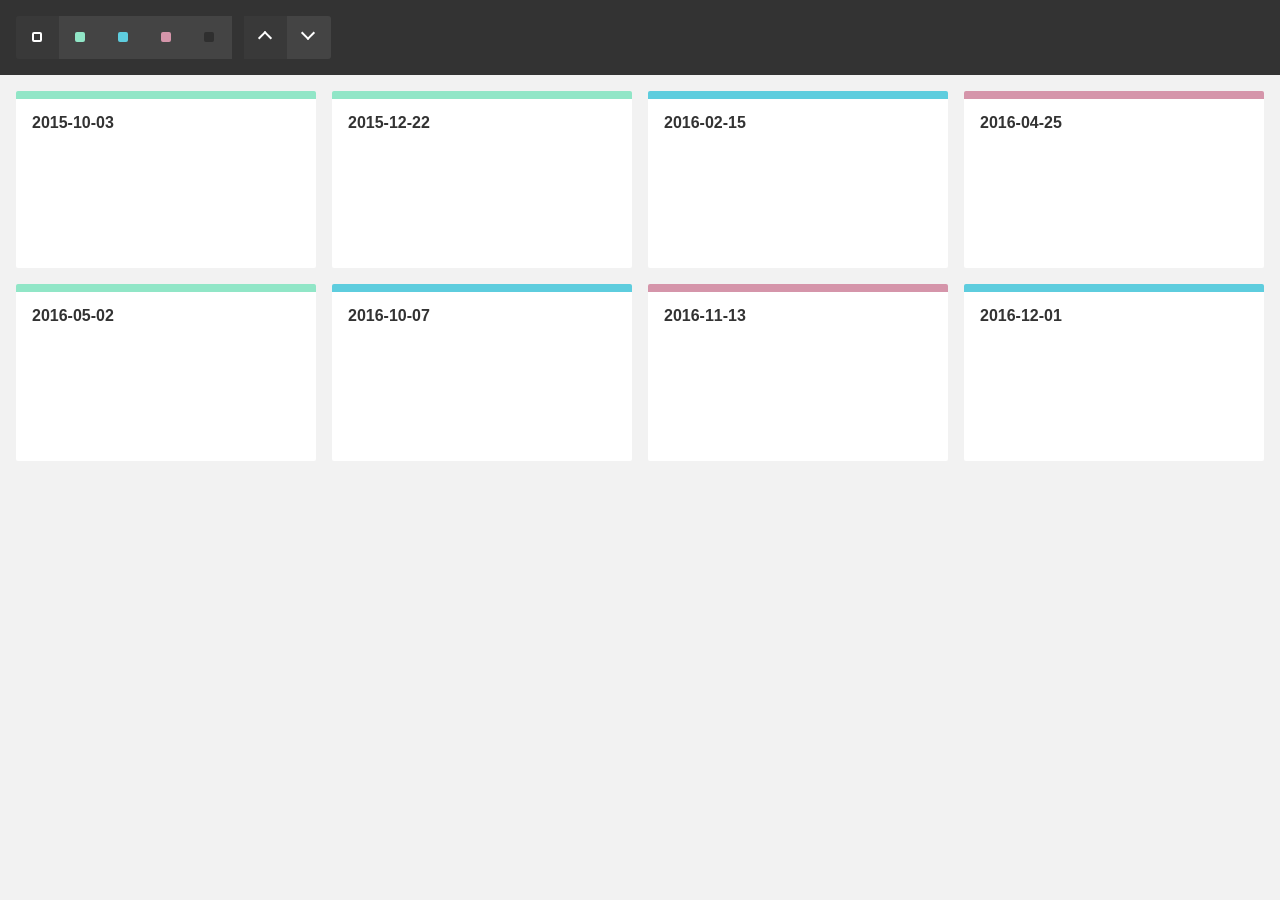
<file: mix/demos/dataset-empty-container/index.html>
<!DOCTYPE html>
<html>
    <head>
        <meta name="viewport" content="width=device-width, initial-scale=1">

        <link href="../reset.css" rel="stylesheet"/>
        <link href="./style.css" rel="stylesheet"/>

        <title>MixItUp Demo - Dataset with an Empty Container</title>
    </head>
    <body>
        <div class="controls" data-ref="controls">
            <button type="button" class="control control-filter" data-ref="filter" data-color="all">All</button>
            <button type="button" class="control control-filter" data-ref="filter" data-color="green">Green</button>
            <button type="button" class="control control-filter" data-ref="filter" data-color="blue">Blue</button>
            <button type="button" class="control control-filter" data-ref="filter" data-color="pink">Pink</button>
            <button type="button" class="control control-filter" data-ref="filter" data-color="none">None</button>

            <button type="button" class="control control-sort" data-ref="sort" data-key="publishedDate" data-order="asc">Asc</button>
            <button type="button" class="control control-sort" data-ref="sort" data-key="publishedDate" data-order="desc">Desc</button>
        </div>

        <div class="container" data-ref="container">
            <div class="gap" data-ref="first-gap"></div>
            <div class="gap"></div>
            <div class="gap"></div>
        </div>

        <script src="../mock-api.js"></script>
        <script src="../mixitup.min.js"></script>

        <script>
            // Typically, our data would live in a DB and be retrieved via a JSON API, but in
            // this demo we will create a mock dataset using an array literal:

            var items = [
                {
                    id: 1,
                    color: 'green',
                    publishedDate: '2015-10-03'
                },
                {
                    id: 2,
                    color: 'green',
                    publishedDate: '2015-12-22'
                },
                {
                    id: 3,
                    color: 'blue',
                    publishedDate: '2016-02-15'
                },
                {
                    id: 4,
                    color: 'pink',
                    publishedDate: '2016-04-25'
                },
                {
                    id: 5,
                    color: 'green',
                    publishedDate: '2016-05-02'
                },
                {
                    id: 6,
                    color: 'blue',
                    publishedDate: '2016-10-07'
                },
                {
                    id: 7,
                    color: 'pink',
                    publishedDate: '2016-11-13'
                },
                {
                    id: 8,
                    color: 'blue',
                    publishedDate: '2016-12-01'
                }
            ];

            // The `Api` class is not part of MixItUp and has been created to mock
            // the asyncronous fetching of data for this demo. To use it, we must
            // create an api instance, passing in our mock data to represent the
            // contents of a DB.

            var api = new Api(items);

            // As we'll be building and binding our own UI, we'll start with caching
            // references to any DOM elements we'll need to work with

            var controls  = document.querySelector('[data-ref="controls"]');
            var filters   = document.querySelectorAll('[data-ref="filter"]');
            var sorts     = document.querySelectorAll('[data-ref="sort"]');
            var container = document.querySelector('[data-ref="container"]');

            // "Gap" elements are used to maintain even columns in a justified grid. See our
            // "MixItUp Grid Layouts" tutorial for more information.

            var firstGap = document.querySelector('[data-ref="first-gap"]');

            // We'll need to keep track of our active current filter so
            // that we can sort within the current filter.

            var activeColor = '';

            // Instantiate and configure the mixer

            var mixer = mixitup(container, {
                selectors: {
                    target: '[data-ref="item"]' // Query targets with an attribute selector to keep our JS and styling classes seperate
                },
                layout: {
                    siblingAfter: firstGap // Ensure the first "gap" element is known to mixitup incase of insertion into an empty container
                },
                data: {
                    uidKey: 'id' // Our data model must have a unique id. In this case, its key is 'id'
                },
                render: { // We must provide a target render function incase we need to render new items not in the initial dataset (not used in this demo)
                    target: function(item) {
                        return '<div class="item ' + item.color + '" data-ref="item"><time class="published-date">' + item.publishedDate + '</time></div>';
                    }
                }
            });

            /**
             * A helper function to set an active styling class on an active button,
             * and remove it from its siblings at the same time.
             *
             * @param {HTMLElement} activeButton
             * @param {HTMLELement[]} siblings
             * @return {void}
             */

            function activateButton(activeButton, siblings) {
                var button;
                var i;

                for (i = 0; i < siblings.length; i++) {
                    button = siblings[i];

                    button.classList[button === activeButton ? 'add' : 'remove']('control-active');
                }
            }

            /**
             * A click handler to detect the type of button clicked, read off the
             * relevent attributes, call the API, and trigger a dataset operation.
             *
             * @param   {HTMLElement} button
             * @return  {void}
             */

            function handleButtonClick(button) {
                // Define default values for color, sortBy and order
                // incase they are not present in the clicked button

                var color  = activeColor;
                var sortBy = 'id';
                var order  = 'asc';

                // If button is already active, or an operation is in progress, ignore the click

                if (button.classList.contains('control-active') || mixer.isMixing()) return;

                // Else, check what type of button it is, if any

                if (button.matches('[data-ref="filter"]')) {
                    // Filter button

                    activateButton(button, filters);

                    color = activeColor = button.getAttribute('data-color');
                } else if (button.matches('[data-ref="sort"]')) {
                    // Sort button

                    activateButton(button, sorts);

                    sortBy = button.getAttribute('data-key');
                    order = button.getAttribute('data-order');
                } else {
                    // Not a button

                    return;
                }

                // Now that we have our color filter and sorting order, we can fetch some data from the API.

                api.get({
                    color: color,
                    $sort_by: sortBy,
                    $order: order
                })
                    .then(function(items) {
                        // Our api returns an array of items which we can send
                        // straight to our mixer using the .dataset() method

                        return mixer.dataset(items);
                    })
                    .then(function(state) {
                        console.log('fetched ' + state.activeDataset.length + ' items');
                    })
                    .catch(console.error.bind(console));
            }

            // We can now set up a handler to listen for "click" events on our UI buttons

            controls.addEventListener('click', function(e) {
                handleButtonClick(e.target);
            });

            // Set controls the active controls on startup to match the default filter and sort

            activateButton(controls.querySelector('[data-color="all"]'), filters);
            activateButton(controls.querySelector('[data-order="asc"]'), sorts);

            // Finally, load the full dataset into the mixer

            mixer.dataset(items)
                .then(function(state) {
                    console.log('loaded ' + state.activeDataset.length + ' items');
                });

            // NB: Always remember to destroy the instance with mixer.destroy() when your
            // component unmounts to ensure that event handlers are unbound and the
            // instance can be garbage collected.
        </script>
    </body>
</html>
</file>
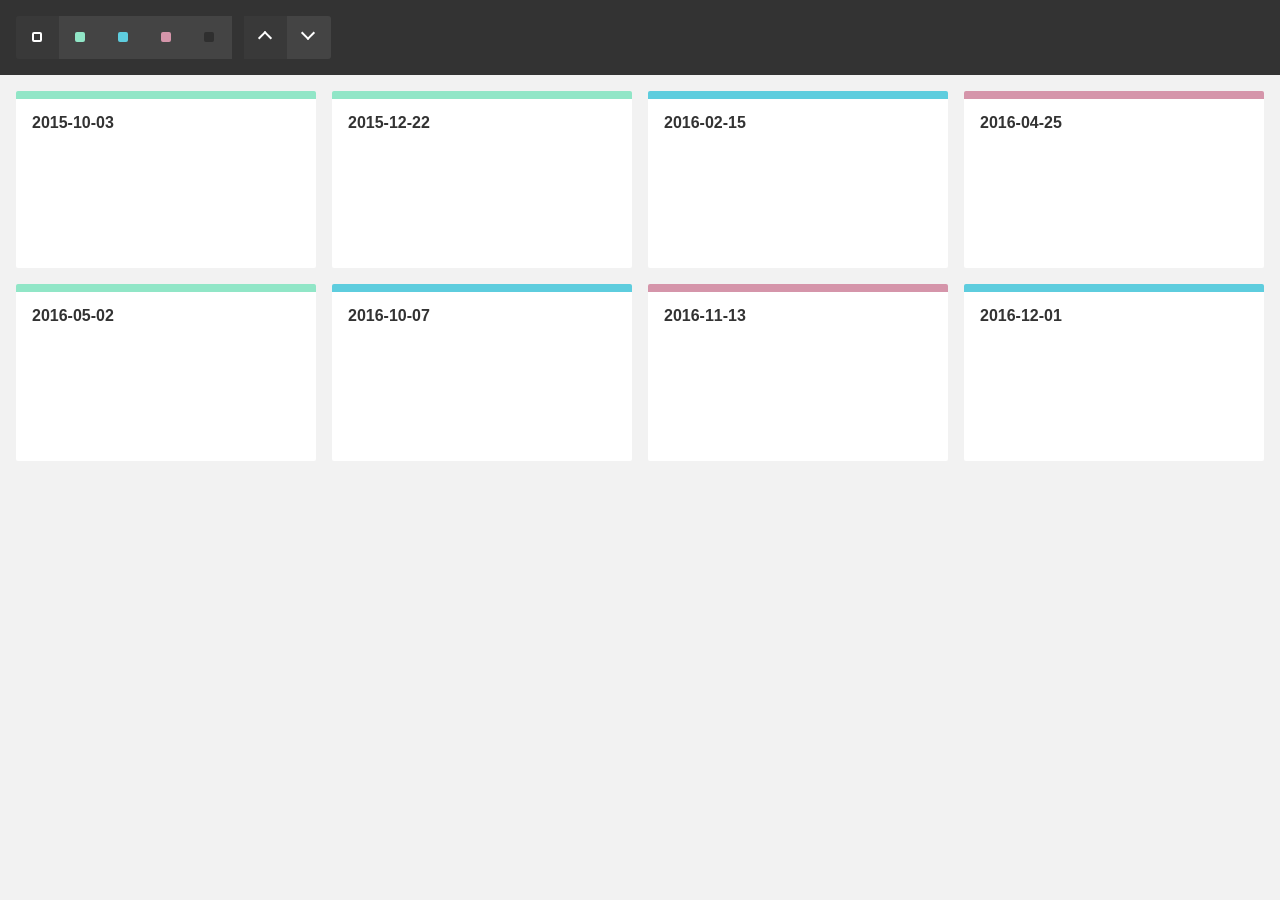
<file: mix/demos/dataset-pre-rendered-targets/index.html>
<!DOCTYPE html>
<html>
    <head>
        <meta name="viewport" content="width=device-width, initial-scale=1">

        <link href="../reset.css" rel="stylesheet"/>
        <link href="./style.css" rel="stylesheet"/>

        <title>MixItUp Demo - Dataset with Pre-rendered Targets</title>
    </head>
    <body>
        <div class="controls" data-ref="controls">
            <button type="button" class="control control-filter" data-ref="filter" data-color="all">All</button>
            <button type="button" class="control control-filter" data-ref="filter" data-color="green">Green</button>
            <button type="button" class="control control-filter" data-ref="filter" data-color="blue">Blue</button>
            <button type="button" class="control control-filter" data-ref="filter" data-color="pink">Pink</button>
            <button type="button" class="control control-filter" data-ref="filter" data-color="none">None</button>

            <button type="button" class="control control-sort" data-ref="sort" data-key="publishedDate" data-order="asc">Asc</button>
            <button type="button" class="control control-sort" data-ref="sort" data-key="publishedDate" data-order="desc">Desc</button>
        </div>

        <div class="container" data-ref="container">
            <div class="item green" data-ref="item">
                <time class="published-date">2015-10-03</time>
            </div>

            <div class="item green" data-ref="item">
                <time class="published-date">2015-12-22</time>
            </div>

            <div class="item blue" data-ref="item">
                <time class="published-date">2016-02-15</time>
            </div>

            <div class="item pink" data-ref="item">
                <time class="published-date">2016-04-25</time>
            </div>

            <div class="item green" data-ref="item">
                <time class="published-date">2016-05-02</time>
            </div>

            <div class="item blue" data-ref="item">
                <time class="published-date">2016-10-07</time>
            </div>

            <div class="item pink" data-ref="item">
                <time class="published-date">2016-11-13</time>
            </div>

            <div class="item blue" data-ref="item">
                <time class="published-date">2016-12-01</time>
            </div>

            <div class="gap" data-ref="first-gap"></div>
            <div class="gap"></div>
            <div class="gap"></div>
        </div>

        <script src="../mock-api.js"></script>
        <script src="../mixitup.min.js"></script>

        <script>
            // Typically, our data would live in a DB and be retrieved via a JSON API, but in
            // this demo we will create a mock dataset using an array literal.

            // You will notice that this data exactly matches our pre-rendered targets.

            var items = [
                {
                    id: 1,
                    color: 'green',
                    publishedDate: '2015-10-03'
                },
                {
                    id: 2,
                    color: 'green',
                    publishedDate: '2015-12-22'
                },
                {
                    id: 3,
                    color: 'blue',
                    publishedDate: '2016-02-15'
                },
                {
                    id: 4,
                    color: 'pink',
                    publishedDate: '2016-04-25'
                },
                {
                    id: 5,
                    color: 'green',
                    publishedDate: '2016-05-02'
                },
                {
                    id: 6,
                    color: 'blue',
                    publishedDate: '2016-10-07'
                },
                {
                    id: 7,
                    color: 'pink',
                    publishedDate: '2016-11-13'
                },
                {
                    id: 8,
                    color: 'blue',
                    publishedDate: '2016-12-01'
                }
            ];

            // The `Api` class is not part of MixItUp and has been created to mock
            // the asyncronous fetching of data for this demo. To use it, we must
            // create an api instance, passing in our mock data to represent the
            // contents of a DB.

            var api = new Api(items);

            // As we'll be building and binding our own UI, we'll start with caching
            // references to any DOM elements we'll need to work with

            var controls  = document.querySelector('[data-ref="controls"]');
            var filters   = document.querySelectorAll('[data-ref="filter"]');
            var sorts     = document.querySelectorAll('[data-ref="sort"]');
            var container = document.querySelector('[data-ref="container"]');

            // "Gap" elements are used to maintain even columns in a justified grid. See our
            // "MixItUp Grid Layouts" tutorial for more information.

            var firstGap = document.querySelector('[data-ref="first-gap"]');

            // We'll need to keep track of our active current filter so
            // that we can sort within the current filter.

            var activeColor = '';

            // Instantiate and configure the mixer

            var mixer = mixitup(container, {
                selectors: {
                    target: '[data-ref="item"]' // Query targets with an attribute selector to keep our JS and styling classes seperate
                },
                layout: {
                    siblingAfter: firstGap // Ensure the first "gap" element is known to mixitup incase of insertion into an empty container
                },
                load: {
                    dataset: items // As we have pre-rendered targets, we must "prime" MixItUp with their underlying data
                },
                data: {
                    uidKey: 'id' // Our data model must have a unique id. In this case, its key is 'id'
                },
                render: { // We must provide a target render function incase we need to render new items not in the initial dataset (not used in this demo)
                    target: function(item) {
                        return '<div class="item ' + item.color + '" data-ref="item"><time class="published-date">' + item.publishedDate + '</time></div>';
                    }
                }
            });

            /**
             * A helper function to set an active styling class on an active button,
             * and remove it from its siblings at the same time.
             *
             * @param {HTMLElement} activeButton
             * @param {HTMLELement[]} siblings
             * @return {void}
             */

            function activateButton(activeButton, siblings) {
                var button;
                var i;

                for (i = 0; i < siblings.length; i++) {
                    button = siblings[i];

                    button.classList[button === activeButton ? 'add' : 'remove']('control-active');
                }
            }

            /**
             * A click handler to detect the type of button clicked, read off the
             * relevent attributes, call the API, and trigger a dataset operation.
             *
             * @param   {HTMLElement} button
             * @return  {void}
             */

            function handleButtonClick(button) {
                // Define default values for color, sortBy and order
                // incase they are not present in the clicked button

                var color  = activeColor;
                var sortBy = 'id';
                var order  = 'asc';

                // If button is already active, or an operation is in progress, ignore the click

                if (button.classList.contains('control-active') || mixer.isMixing()) return;

                // Else, check what type of button it is, if any

                if (button.matches('[data-ref="filter"]')) {
                    // Filter button

                    activateButton(button, filters);

                    color = activeColor = button.getAttribute('data-color');
                } else if (button.matches('[data-ref="sort"]')) {
                    // Sort button

                    activateButton(button, sorts);

                    sortBy = button.getAttribute('data-key');
                    order = button.getAttribute('data-order');
                } else {
                    // Not a button

                    return;
                }

                // Now that we have our color filter and sorting order, we can fetch some data from the API.

                api.get({
                    color: color,
                    $sort_by: sortBy,
                    $order: order
                })
                    .then(function(items) {
                        // Our api returns an array of items which we can send
                        // straight to our mixer using the .dataset() method

                        return mixer.dataset(items);
                    })
                    .then(function(state) {
                        console.log('fetched ' + state.activeDataset.length + ' items');
                    })
                    .catch(console.error.bind(console));
            }

            // We can now set up a handler to listen for "click" events on our UI buttons

            controls.addEventListener('click', function(e) {
                handleButtonClick(e.target);
            });

            // Set controls the active controls on startup to match the default filter and sort

            activateButton(controls.querySelector('[data-color="all"]'), filters);
            activateButton(controls.querySelector('[data-order="asc"]'), sorts);

            // NB: Always remember to destroy the instance with mixer.destroy() when your
            // component unmounts to ensure that event handlers are unbound and the
            // instance can be garbage collected.
        </script>
    </body>
</html>
</file>
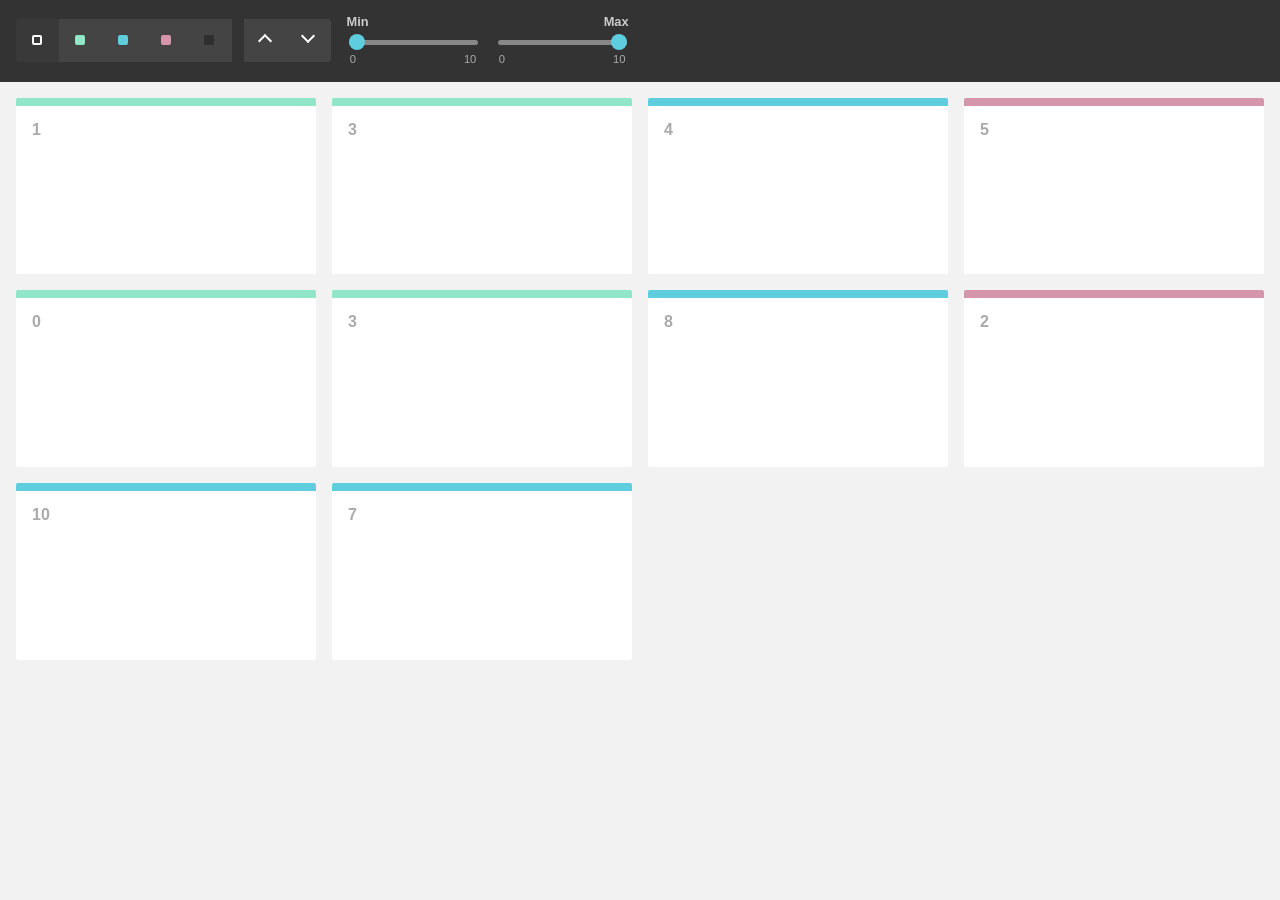
<file: mix/demos/filtering-by-range/index.html>
<!DOCTYPE html>
<html>
    <head>
        <meta name="viewport" content="width=device-width, initial-scale=1">

        <link href="../reset.css" rel="stylesheet"/>
        <link href="./style.css" rel="stylesheet"/>

        <title>MixItUp Demo - Filtering by Range</title>

        <!--
        This demo hooks into MixItUp's plugins API to provide a means of applying
        additional non-selector-based contraints to our filtering logic, such as a
        minimum and maximum range.

        Although this demo uses the native <input type="range"> only, you are free to use any
        specialised range slider UI library instead (e.g. Bootstrap, jQuery UI, etc). Simply
        update the `getRange()` function to read values in from your plugin's API instead.

        NB: REQUIRES MixItUp v3.3.0 OR LATER!
        -->
    </head>
    <body>
        <div class="controls">
            <button type="button" class="control" data-filter="all">All</button>
            <button type="button" class="control" data-filter=".green">Green</button>
            <button type="button" class="control" data-filter=".blue">Blue</button>
            <button type="button" class="control" data-filter=".pink">Pink</button>
            <button type="button" class="control" data-filter="none">None</button>

            <button type="button" class="control" data-sort="size:asc">Asc</button>
            <button type="button" class="control" data-sort="size:desc">Desc</button>

            <datalist id="sizeLegend">
                <option value="0">
                <option value="1">
                <option value="2">
                <option value="3">
                <option value="4">
                <option value="6">
                <option value="7">
                <option value="8">
                <option value="9">
                <option value="10">
            </datalist>

            <div class="range-slider">
                <label class="range-slider-label">Min</label>

                <input name="minSize" class="range-slider-input" type="range" min="0" max="10" value="0" list="sizeLegend"/>
            </div>

            <div class="range-slider">
                <label class="range-slider-label">Max</label>

                <input name="maxSize" class="range-slider-input" type="range" min="0" max="10" value="10" list="sizeLegend"/>
            </div>
        </div>

        <div class="container" data-ref="container">
            <div class="mix green" data-size="1"></div>
            <div class="mix green" data-size="3"></div>
            <div class="mix blue" data-size="4"></div>
            <div class="mix pink" data-size="5"></div>
            <div class="mix green" data-size="0"></div>
            <div class="mix green" data-size="3"></div>
            <div class="mix blue" data-size="8"></div>
            <div class="mix pink" data-size="2"></div>
            <div class="mix blue" data-size="10"></div>
            <div class="mix blue" data-size="7"></div>

            <div class="gap"></div>
            <div class="gap"></div>
            <div class="gap"></div>
        </div>

        <script src="../mixitup.min.js"></script>

        <script>
            var container = document.querySelector('[data-ref="container"]');
            var minSizeRangeInput = document.querySelector('[name="minSize"]');
            var maxSizeRangeInput = document.querySelector('[name="maxSize"]');

            var mixer = mixitup(container, {
                animation: {
                    duration: 350
                }
            });

            /**
             * Reads the values from our two native range inputs, returning an object
             * with `min` and `max` numeric values.
             *
             * @return {object}
             */

            function getRange() {
                var min = Number(minSizeRangeInput.value);
                var max = Number(maxSizeRangeInput.value);

                return {
                    min: min,
                    max: max
                };
            }

            /**
             * Ensures that the mixer is re-filtered whenever the value of a range
             * input changes.
             *
             * @return {void}
             */

            function handleRangeInputChange() {
                mixer.filter(mixer.getState().activeFilter);
            }

            /**
             * Allows us to manipulate the test result (`true` or `false`) of a
             * target against the current filter selector(s) (e.g. `.blue`).
             *
             * In this case we want to apply an additional constraint of whether or not the
             * target is within an arbitrary range, and override the test result to `false`
             * if not. The function must always return the test result.
             *
             * @param {boolean} testResult
             *     A boolean indicating whether or not the target is passing the current filtering criteria.
             * @param {mixitup.Target} target
             *     A reference to the target being tested
             * @return {boolean}
             */

            function filterTestResult(testResult, target) {
                var size = Number(target.dom.el.getAttribute('data-size'));
                var range = getRange();

                if (size < range.min || size > range.max) {
                    testResult = false;
                }

                return testResult;
            }

            // Using the static method `registerFilter` from the MixItUp plugins API, we can
            // register the above function as a filter, to manipulate the value returned from the
            // `testResultEvaluateHideShow` hook.

            mixitup.Mixer.registerFilter('testResultEvaluateHideShow', 'range', filterTestResult);

            // Listen for change events from the two range inputs

            minSizeRangeInput.addEventListener('change', handleRangeInputChange);
            maxSizeRangeInput.addEventListener('change', handleRangeInputChange);
        </script>
    </body>
</html>
</file>
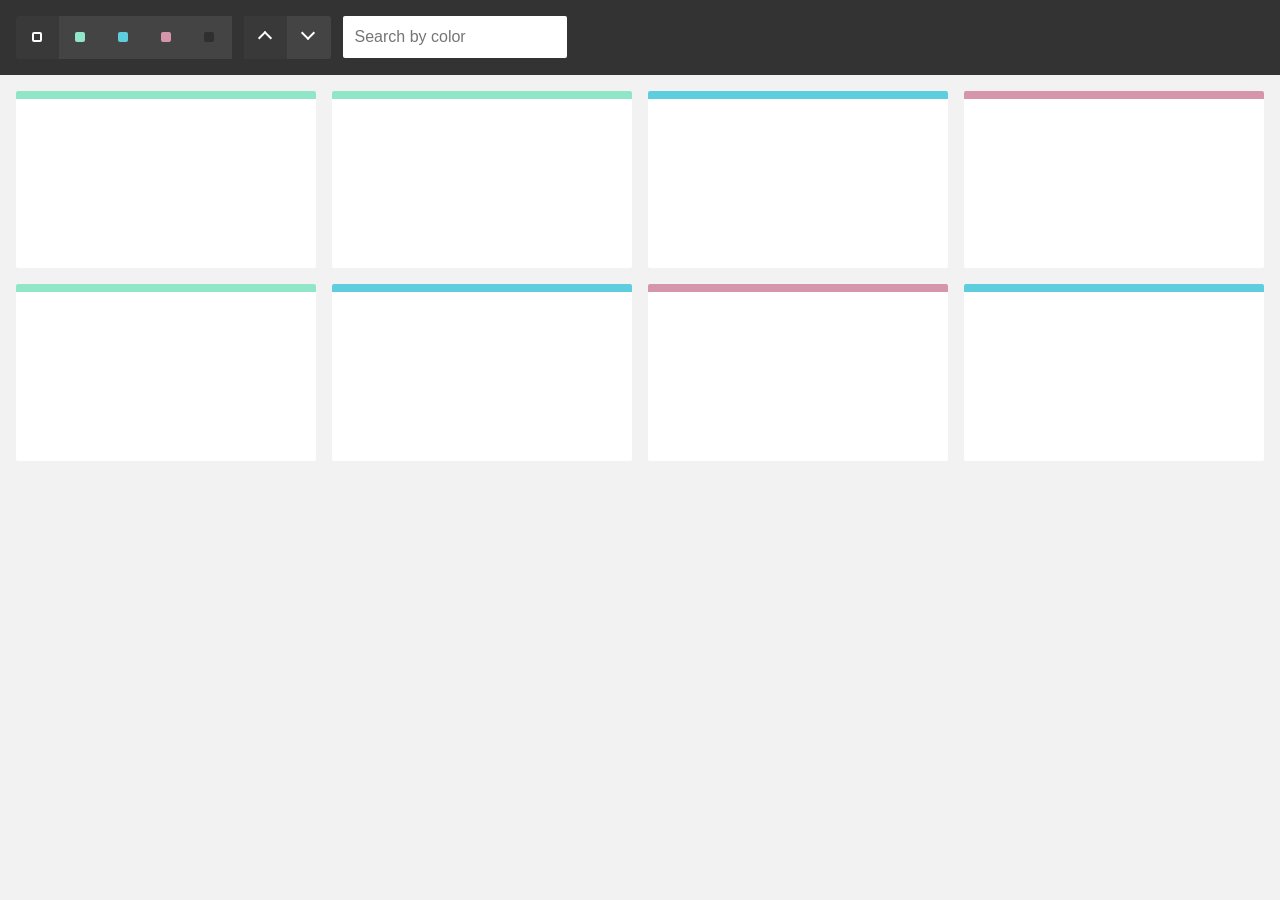
<file: mix/demos/filtering-by-text-input/index.html>
<!DOCTYPE html>
<html>
    <head>
        <meta name="viewport" content="width=device-width, initial-scale=1">

        <link href="../reset.css" rel="stylesheet"/>
        <link href="./style.css" rel="stylesheet"/>

        <title>MixItUp Demo - Filtering by Text Input</title>
    </head>
    <body>
        <div class="controls">
            <button type="button" class="control" data-filter="all">All</button>
            <button type="button" class="control" data-filter=".green">Green</button>
            <button type="button" class="control" data-filter=".blue">Blue</button>
            <button type="button" class="control" data-filter=".pink">Pink</button>
            <button type="button" class="control" data-filter="none">None</button>

            <button type="button" class="control" data-sort="default:asc">Asc</button>
            <button type="button" class="control" data-sort="default:desc">Desc</button>

            <input type="text" class="input" data-ref="input-search" placeholder="Search by color"/>
        </div>

        <div class="container" data-ref="container">
            <div class="mix green"></div>
            <div class="mix green"></div>
            <div class="mix blue"></div>
            <div class="mix pink"></div>
            <div class="mix green"></div>
            <div class="mix blue"></div>
            <div class="mix pink"></div>
            <div class="mix blue"></div>

            <div class="gap"></div>
            <div class="gap"></div>
            <div class="gap"></div>
        </div>

        <script src="../mixitup.min.js"></script>

        <script>
            var container = document.querySelector('[data-ref="container"]');
            var inputSearch = document.querySelector('[data-ref="input-search"]');
            var keyupTimeout;

            var mixer = mixitup(container, {
                animation: {
                    duration: 350
                },
                callbacks: {
                    onMixClick: function() {
                        // Reset the search if a filter is clicked

                        if (this.matches('[data-filter]')) {
                            inputSearch.value = '';
                        }
                    }
                }
            });

            // Set up a handler to listen for "keyup" events from the search input

            inputSearch.addEventListener('keyup', function() {
                var searchValue;

                if (inputSearch.value.length < 3) {
                    // If the input value is less than 3 characters, don't send

                    searchValue = '';
                } else {
                    searchValue = inputSearch.value.toLowerCase().trim();
                }

                // Very basic throttling to prevent mixer thrashing. Only search
                // once 350ms has passed since the last keyup event

                clearTimeout(keyupTimeout);

                keyupTimeout = setTimeout(function() {
                    filterByString(searchValue);
                }, 350);
            });

            /**
             * Filters the mixer using a provided search string, which is matched against
             * the contents of each target's "class" attribute. Any custom data-attribute(s)
             * could also be used.
             *
             * @param  {string} searchValue
             * @return {void}
             */

            function filterByString(searchValue) {
                if (searchValue) {
                    // Use an attribute wildcard selector to check for matches

                    mixer.filter('[class*="' + searchValue + '"]');
                } else {
                    // If no searchValue, treat as filter('all')

                    mixer.filter('all');
                }
            }
        </script>
    </body>
</html>
</file>
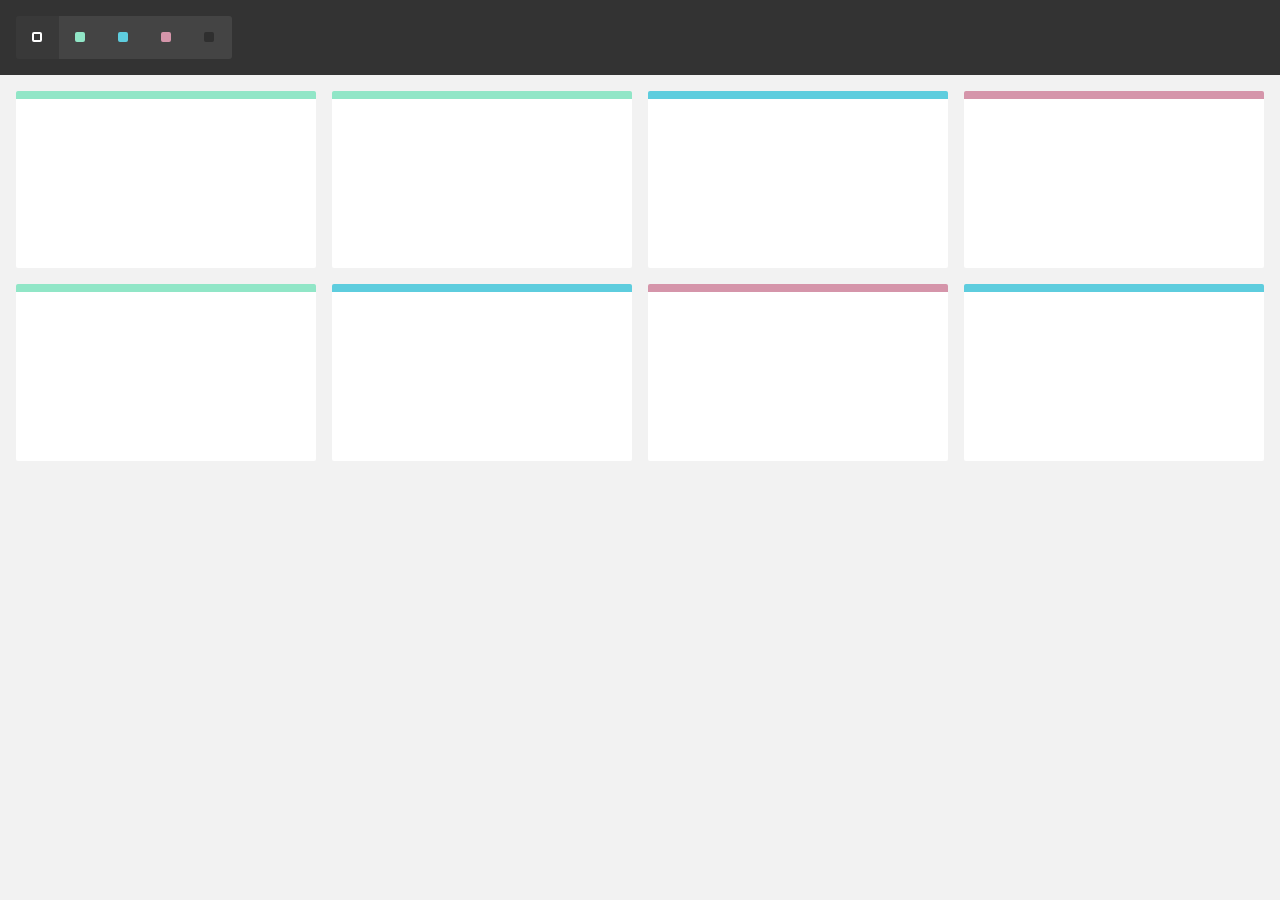
<file: mix/demos/filtering-by-url/index.html>
<!DOCTYPE html>
<html>
    <head>
        <meta name="viewport" content="width=device-width, initial-scale=1">

        <link href="../reset.css" rel="stylesheet"/>
        <link href="./style.css" rel="stylesheet"/>

        <title>MixItUp Demo - Filtering by URL</title>
    </head>
    <body>
        <div class="controls">
            <button type="button" class="control" data-filter="all">All</button>
            <button type="button" class="control" data-filter=".green">Green</button>
            <button type="button" class="control" data-filter=".blue">Blue</button>
            <button type="button" class="control" data-filter=".pink">Pink</button>
            <button type="button" class="control" data-filter="none">None</button>
        </div>

        <div class="container">
            <div class="mix green"></div>
            <div class="mix green"></div>
            <div class="mix blue"></div>
            <div class="mix pink"></div>
            <div class="mix green"></div>
            <div class="mix blue"></div>
            <div class="mix pink"></div>
            <div class="mix blue"></div>

            <div class="gap"></div>
            <div class="gap"></div>
            <div class="gap"></div>
        </div>

        <script src="../mixitup.min.js"></script>

        <script>
            // As we have no server-side application or routes, we will use
            // a URL "hash" for this demo, but we chould just as easily use
            // a URL route segment.

            // As we will use the target selector in several parts of the demo,
            // we will declare it as a variable here.

            var targetSelector = '.mix';

            /**
             * Reads a hash from the URL (if present), and converts it into a class
             * selector string. E.g "#green" -> ".green". Otherwise, defaults
             * to the targetSelector, equivalent to "all"
             *
             * @return {string}
             */

            function getSelectorFromHash() {
                var hash = window.location.hash.replace(/^#/g, '');

                var selector = hash ? '.' + hash : targetSelector;

                return selector;
            }

            /**
             * Updates the URL whenever the current filter changes.
             *
             * @param   {mixitup.State} state
             * @return  {void}
             */

            function setHash(state) {
                var selector = state.activeFilter.selector;
                var newHash = '#' + selector.replace(/^\./g, '');

                if (selector === targetSelector && window.location.hash) {
                    // Equivalent to filter "all", remove the hash

                    history.pushState(null, document.title, window.location.pathname); // or history.replaceState()
                } else if (newHash !== window.location.hash && selector !== targetSelector) {
                    // Change the hash

                    history.pushState(null, document.title, window.location.pathname + newHash); // or history.replaceState()
                }
            }

            // Instantiate and configure the mixer

            var mixer = mixitup('.container', {
                selectors: {
                    target: targetSelector
                },
                load: {
                    filter: getSelectorFromHash() // Ensure that the mixer's initial filter matches the URL on startup
                },
                callbacks: {
                    onMixEnd: setHash // Call the setHash() method at the end of each operation
                }
            });

            // Add an "onhashchange" handler to keep the mixer in sync as the user goes
            // back and forward through their history.

            // NB: This may or may not be the desired behavior for your project. If you don't
            // want MixItUp operations to count as individual history items, simply use
            // 'replaceState()' instead of 'pushState()' within the 'setHash()' function above.
            // In which case this handler would no longer be neccessary.

            window.onhashchange = function() {
                var selector = getSelectorFromHash();

                if (selector === mixer.getState().activeFilter.selector) return; // no change

                mixer.filter(selector);
            };
        </script>
    </body>
</html>
</file>
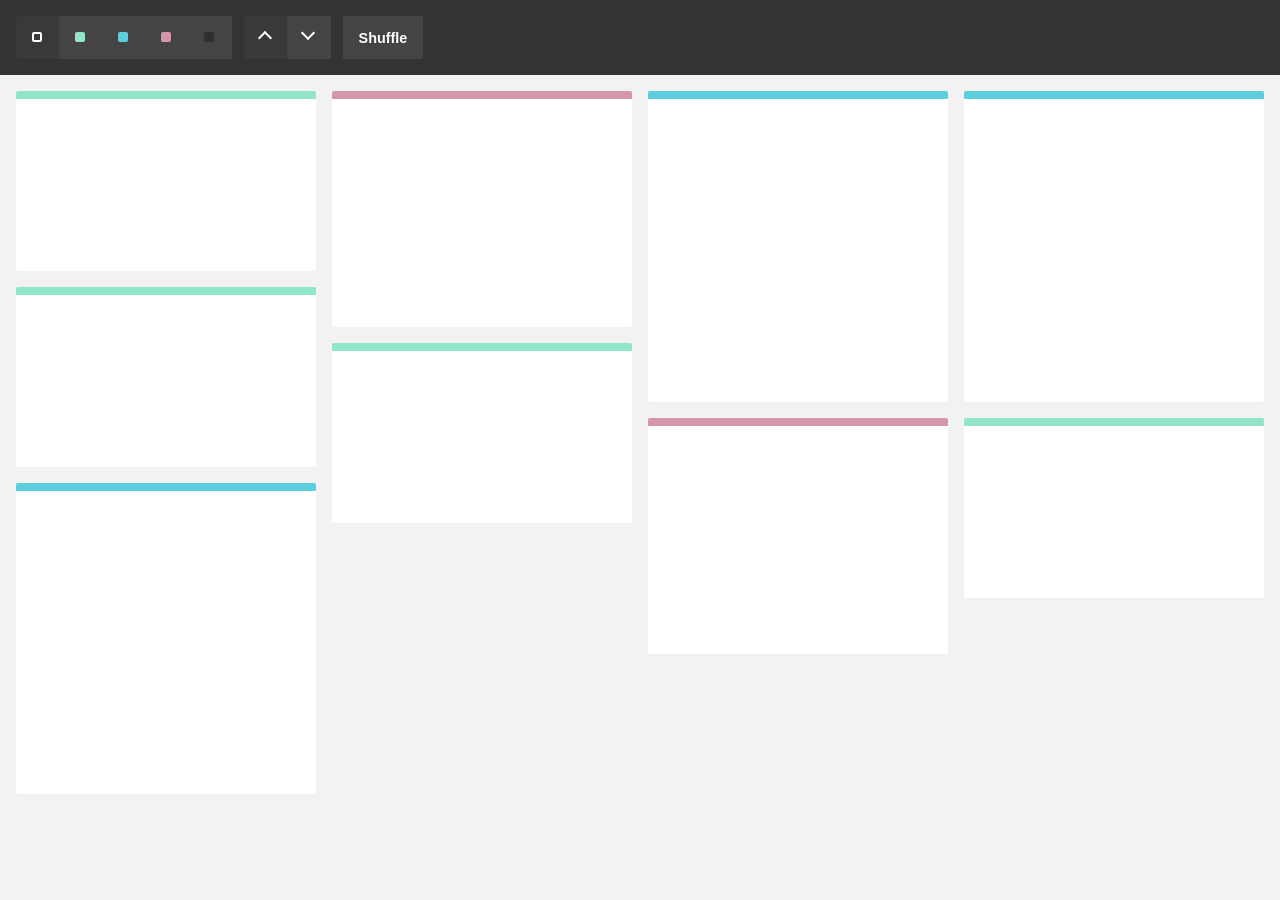
<file: mix/demos/grid-columns/index.html>
<!DOCTYPE html>
<html>
    <head>
        <meta name="viewport" content="width=device-width, initial-scale=1">

        <link href="../reset.css" rel="stylesheet"/>
        <link href="./style.css" rel="stylesheet"/>

        <title>MixItUp Demo - Columns Grid</title>
    </head>
    <body>
        <div class="controls">
            <button type="button" class="control" data-filter="all">All</button>
            <button type="button" class="control" data-filter=".green">Green</button>
            <button type="button" class="control" data-filter=".blue">Blue</button>
            <button type="button" class="control" data-filter=".pink">Pink</button>
            <button type="button" class="control" data-filter="none">None</button>

            <button type="button" class="control" data-sort="default:asc">Asc</button>
            <button type="button" class="control" data-sort="default:desc">Desc</button>

            <button type="button" class="control text" data-sort="random">Shuffle</button>
        </div>

        <div class="container">
            <div class="mix green"></div>
            <div class="mix green"></div>
            <div class="mix blue"></div>
            <div class="mix pink"></div>
            <div class="mix green"></div>
            <div class="mix blue"></div>
            <div class="mix pink"></div>
            <div class="mix blue"></div>
            <div class="mix green"></div>
        </div>

        <script src="../mixitup.min.js"></script>

        <script>
            var containerEl = document.querySelector('.container');

            var mixer = mixitup(containerEl, {
                animation: {
                    animateResizeContainer: false // required to prevent column algorithm bug
                }
            });

            // NB: See comments in stylesheet regarding fixes for chrome and safari "flickering"
        </script>
    </body>
</html>
</file>
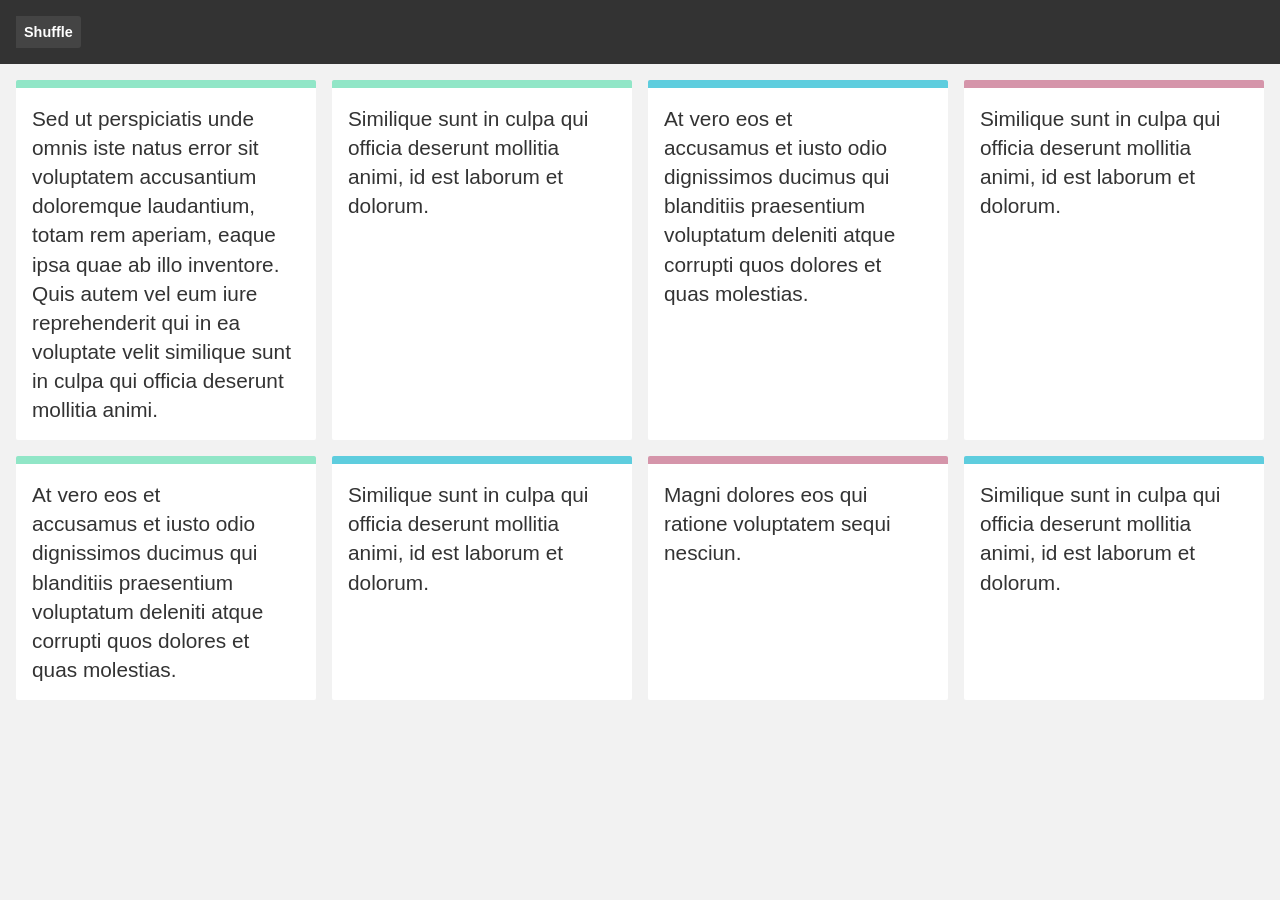
<file: mix/demos/grid-flex-box-matching-heights/index.html>
<!DOCTYPE html>
<html>
    <head>
        <meta name="viewport" content="width=device-width, initial-scale=1">

        <link href="../reset.css" rel="stylesheet"/>
        <link href="./style.css" rel="stylesheet"/>

        <title>MixItUp Demo - Flex-box Grid with Matching Heights</title>
    </head>
    <body>
        <div class="controls">
            <button type="button" class="control" data-sort="random">Shuffle</button>
        </div>

        <div class="container">
            <div class="mix green">
                <p>Sed ut perspiciatis unde omnis iste natus error sit voluptatem accusantium doloremque laudantium, totam rem aperiam, eaque ipsa quae ab illo inventore. Quis autem vel eum iure reprehenderit qui in ea voluptate velit similique sunt in culpa qui officia deserunt mollitia animi.</p>
            </div>

            <div class="mix green">
                <p>Similique sunt in culpa qui officia deserunt mollitia animi, id est laborum et dolorum.</p>
            </div>

            <div class="mix blue">
                <p>At vero eos et accusamus et iusto odio dignissimos ducimus qui blanditiis praesentium voluptatum deleniti atque corrupti quos dolores et quas molestias.<p>
            </div>

            <div class="mix pink">
                <p>Similique sunt in culpa qui officia deserunt mollitia animi, id est laborum et dolorum.</p>
            </div>

            <div class="mix green">
                <p>At vero eos et accusamus et iusto odio dignissimos ducimus qui blanditiis praesentium voluptatum deleniti atque corrupti quos dolores et quas molestias.<p>
            </div>

            <div class="mix blue">
                <p>Similique sunt in culpa qui officia deserunt mollitia animi, id est laborum et dolorum.</p>
            </div>

            <div class="mix pink">
                <p>Magni dolores eos qui ratione voluptatem sequi nesciun.</p>
            </div>

            <div class="mix blue">
                <p>Similique sunt in culpa qui officia deserunt mollitia animi, id est laborum et dolorum.</p>
            </div>

            <div class="gap"></div>
            <div class="gap"></div>
            <div class="gap"></div>
        </div>

        <script src="../mixitup.min.js"></script>

        <script>
            var containerEl = document.querySelector('.container');

            var mixer = mixitup(containerEl, {
                animation: {
                    animateResizeTargets: true
                }
            });
        </script>
    </body>
</html>
</file>
<file: index.css>
@import url('https://fonts.googleapis.com/css2?family=Montserrat:ital,wght@0,100..900;1,100..900&display=swap');

* {
  margin: 0;
  padding: 0;
  outline: 0;
  border: 0;
  text-decoration: none;
  list-style: none;
  box-sizing: border-box;
}

:root {
  --color-primary: #f97316;
  --color-primary-light: #fb923c;
  --color-primary-variant: rgba(249, 115, 22, 0.16);
  --color-primary-glow: rgba(249, 115, 22, 0.28);
  --color-gray-0: #ffffff;
  --color-gray-50: #f8f6f4;
  --color-gray-100: #f0ece9;
  --color-gray-200: #dcd6d0;
  --color-gray-300: #aba39c;
  --color-gray-400: #918880;
  --color-gray-500: #756d66;
  --color-gray-600: #57504a;
  --color-gray-700: #36312d;
  --color-gray-800: #211e1b;
  --color-gray-900: #100e0c;

  --container-w-lg: 76%;
  --container-w-md: 90%;
  --container-w-sm: 92%;

  --radius-sm: 8px;
  --radius-md: 14px;
  --radius-lg: 20px;

  --shadow-sm: 0 4px 16px rgba(0, 0, 0, 0.05);
  --shadow-md: 0 12px 32px rgba(0, 0, 0, 0.08);
  --shadow-lg: 0 20px 45px rgba(249, 115, 22, 0.18);

  --transition: all 320ms cubic-bezier(0.22, 1, 0.36, 1);
}

.dark-theme-variables {
  --color-gray-0: #0e0d14;
  --color-gray-50: #171522;
  --color-gray-100: #221f30;
  --color-gray-200: #36324a;
  --color-gray-300: #6e6a85;
  --color-gray-400: #8e8aa3;
  --color-gray-500: #a8a4bd;
  --color-gray-600: #c7c4d6;
  --color-gray-700: #e6e5ef;
  --color-gray-800: #f4f3f8;
  --color-gray-900: #ffffff;

  --shadow-sm: 0 6px 20px rgba(0, 0, 0, 0.28);
  --shadow-md: 0 14px 36px rgba(0, 0, 0, 0.42);
  --shadow-lg: 0 20px 48px rgba(249, 115, 22, 0.24);
}

html {
  scroll-behavior: smooth;
  scroll-padding-top: 3.5rem;
}

::-webkit-scrollbar {
  background: rgba(249, 115, 22, 0.12);
  width: 9px;
}

::-webkit-scrollbar-thumb {
  background: var(--color-primary);
  border-radius: 10px;
}

body {
  font-family: "Montserrat", sans-serif;
  line-height: 1.65;
  background: var(--color-gray-0);
  font-size: 0.92rem;
  color: var(--color-gray-700);
  user-select: none;
  overflow-x: hidden;
  transition: background 300ms ease, color 300ms ease;
}

.container {
  width: var(--container-w-lg);
  max-width: 1200px;
  margin-inline: auto;
}

img {
  display: block;
  width: 100%;
  object-fit: cover;
}

h1, h2, h3, h4, h5, h6 {
  color: var(--color-gray-900);
  line-height: 1.2;
  font-weight: 800;
  letter-spacing: -0.02em;
}

h1 {
  font-size: clamp(1.75rem, 3vw, 2.35rem);
}

h2 {
  font-size: 1.6rem;
}

h3 {
  font-size: 1.4rem;
}

h4 {
  font-size: 1.25rem;
}

h5 {
  font-size: 1rem;
  font-weight: 700;
}

h6 {
  font-size: 0.82rem;
  font-weight: 600;
}

a {
  transition: var(--transition);
}

.btn {
  display: inline-flex;
  align-items: center;
  justify-content: center;
  gap: 0.45rem;
  background: var(--color-gray-0);
  border: 1.5px solid var(--color-gray-200);
  color: var(--color-gray-900);
  font-family: inherit;
  font-weight: 600;
  font-size: 0.88rem;
  padding: 0.72rem 1.45rem;
  border-radius: var(--radius-sm);
  transition: var(--transition);
  cursor: pointer;
  box-shadow: var(--shadow-sm);
}

.btn.primary {
  background: var(--color-primary);
  border-color: var(--color-primary);
  color: #ffffff;
  box-shadow: 0 8px 20px var(--color-primary-glow);
}

.btn:hover {
  background: var(--color-primary);
  border-color: var(--color-primary);
  color: #ffffff;
  transform: translateY(-2px);
  box-shadow: 0 10px 24px var(--color-primary-glow);
}

.btn.primary:hover {
  background: var(--color-primary-light);
  border-color: var(--color-primary-light);
}

section {
  padding: 7.5rem 0;
}

section:nth-child(even) {
  background: var(--color-gray-50);
}

section > h1,
section > p {
  text-align: center;
  margin-inline: auto;
}

section > h1 {
  position: relative;
  width: fit-content;
  max-width: var(--container-w-sm);
  margin-bottom: 0.6rem;
}

section > h1::after {
  content: "";
  display: block;
  width: 3.2rem;
  height: 0.25rem;
  background: var(--color-primary);
  border-radius: 2rem;
  margin: 0.55rem auto 0;
}

section > p {
  margin-top: 0.5rem;
  width: min(34rem, var(--container-w-sm));
  color: var(--color-gray-500);
}


/* ===================== NAVBAR ===================== */
nav {
  background: rgba(249, 115, 22, 0.94);
  backdrop-filter: blur(12px);
  -webkit-backdrop-filter: blur(12px);
  width: 100%;
  height: 3.5rem;
  display: grid;
  place-items: center;
  position: fixed;
  top: 0;
  left: 0;
  z-index: 20;
  box-shadow: 0 4px 20px rgba(0, 0, 0, 0.12);
}

.nav__container {
  display: flex;
  justify-content: space-between;
  align-items: center;
}

.nav__container a {
  color: #ffffff;
  font-weight: 800;
  font-size: 1.15rem;
  letter-spacing: -0.02em;
}

.nav__theme-btn {
  background: rgba(255, 255, 255, 0.16);
  color: #ffffff;
  width: 2.3rem;
  height: 2.3rem;
  border-radius: 50%;
  display: grid;
  place-items: center;
  font-size: 1.2rem;
  cursor: pointer;
  transition: var(--transition);
}

.nav__theme-btn:hover {
  background: rgba(255, 255, 255, 0.28);
  transform: rotate(15deg) scale(1.06);
}


/* ===================== FLOATING NAVBAR ===================== */
.floating__nav {
  position: fixed;
  left: 50%;
  bottom: -8rem;
  transform: translateX(-50%) scale(0);
  background: rgba(255, 255, 255, 0.75);
  border: 1px solid rgba(249, 115, 22, 0.22);
  box-shadow: 0 12px 32px rgba(0, 0, 0, 0.15);
  backdrop-filter: blur(14px);
  -webkit-backdrop-filter: blur(14px);
  width: fit-content;
  height: 4.2rem;
  display: flex;
  align-items: center;
  justify-content: space-between;
  gap: 0.45rem;
  padding: 0.55rem;
  border-radius: 2.5rem;
  opacity: 0;
  z-index: 20;
  animation: animateFloatingNav 0.8s 0.6s cubic-bezier(0.22, 1, 0.36, 1) forwards;
}

.dark-theme-variables .floating__nav {
  background: rgba(23, 21, 34, 0.78);
  border: 1px solid rgba(255, 255, 255, 0.12);
  box-shadow: 0 12px 36px rgba(0, 0, 0, 0.48);
}

@keyframes animateFloatingNav {
  to {
    bottom: 1.35rem;
    opacity: 1;
    transform: translateX(-50%) scale(1);
  }
}

.floating__nav a {
  color: var(--color-gray-800);
  width: 3rem;
  aspect-ratio: 1/1;
  display: grid;
  place-items: center;
  border-radius: 50%;
  font-size: 1.08rem;
  transition: var(--transition);
}

.floating__nav a:hover {
  background: var(--color-primary-variant);
  color: var(--color-primary);
}

.floating__nav a.active {
  background: var(--color-primary);
  color: #ffffff;
  box-shadow: 0 6px 16px var(--color-primary-glow);
}


/* ===================== HEADER ===================== */
header {
  margin-top: 3.5rem;
  min-height: calc(100vh - 3.5rem);
  padding: 3.5rem 0 5.5rem;
  display: grid;
  place-items: center;
  position: relative;
  background: radial-gradient(circle at 50% 20%, rgba(249, 115, 22, 0.08), transparent 62%);
}

.dark-theme-variables header {
  background:
    radial-gradient(circle at 50% 20%, rgba(249, 115, 22, 0.15), transparent 60%),
    linear-gradient(180deg, var(--color-gray-100), var(--color-gray-0));
}

.header__container {
  width: min(38rem, var(--container-w-sm));
  text-align: center;
}

.header__image {
  width: 11.5rem;
  height: 13.8rem;
  border-radius: 6rem 6rem 2rem 2rem;
  overflow: hidden;
  margin-inline: auto;
  margin-bottom: 1.75rem;
  border: 3px solid var(--color-primary);
  box-shadow: var(--shadow-lg);
  background: var(--color-gray-100);
}

.header__image img {
  height: 100%;
  object-position: center 20%;
  transition: var(--transition);
}

.header__image:hover img {
  transform: scale(1.05);
}

.header__container h5 {
  color: var(--color-primary);
  background: var(--color-primary-variant);
  width: fit-content;
  margin-inline: auto;
  padding: 0.35rem 1rem;
  border-radius: 2rem;
  font-size: 0.85rem;
  font-weight: 700;
}

.header__container h1 {
  margin: 0.9rem 0 0.65rem;
  line-height: 1.22;
}

.header__container h1 span {
  color: var(--color-primary);
}

.header__container p {
  color: var(--color-gray-600);
  max-width: 33rem;
  margin-inline: auto;
}

.header__cta {
  margin-top: 1.85rem;
  display: flex;
  gap: 1rem;
  margin-inline: auto;
  width: fit-content;
}

.header__socials {
  position: absolute;
  right: 6%;
  bottom: 4.5rem;
  display: flex;
  flex-direction: column;
  gap: 0.85rem;
}

.header__socials a {
  background: var(--color-gray-100);
  color: var(--color-primary);
  width: 2.5rem;
  aspect-ratio: 1/1;
  display: flex;
  align-items: center;
  justify-content: center;
  border-radius: 0.7rem;
  font-size: 1.15rem;
  border: 1px solid var(--color-gray-200);
  box-shadow: var(--shadow-sm);
  transition: var(--transition);
}

.header__socials a:hover {
  background: var(--color-primary);
  border-color: var(--color-primary);
  color: #ffffff;
  transform: translateY(-3px);
  box-shadow: 0 8px 18px var(--color-primary-glow);
}


/* ===================== RESUME ===================== */
.resume__container {
  display: grid;
  grid-template-columns: 15rem minmax(0, 1fr);
  gap: 4.5rem;
  width: min(64rem, var(--container-w-lg));
  align-items: start;
}

.resume__left,
.resume__right {
  min-width: 0;
  width: 100%;
}

.resume__left p {
  margin: 0.6rem 0 1.4rem;
  color: var(--color-gray-500);
}

.resume__left menu {
  display: flex;
  flex-direction: column;
  gap: 0.85rem;
}

.resume__left menu button {
  width: 100%;
  justify-content: flex-start;
  padding: 0.82rem 1.2rem;
  border-radius: var(--radius-sm);
}

.resume__right h4 {
  margin-bottom: 0.45rem;
  color: var(--color-primary);
}

.resume__right > p {
  margin-bottom: 1.5rem;
  color: var(--color-gray-500);
}

.resume__right ul {
  display: grid;
  grid-template-columns: repeat(2, minmax(0, 1fr));
  gap: 1.15rem;
  width: 100%;
}

.resume__right ul li {
  min-width: 0;
  background: var(--color-gray-0);
  padding: 1.45rem;
  border-radius: var(--radius-md);
  border: 1px solid var(--color-gray-200);
  box-shadow: var(--shadow-sm);
  transition: var(--transition);
  cursor: default;
}

.resume__right ul li:hover {
  border-color: var(--color-primary);
  transform: translateY(-3px);
  box-shadow: var(--shadow-md);
}

.resume__right li h6 {
  color: var(--color-gray-500);
}

.resume__right li h5 {
  color: var(--color-primary);
  margin: 0.55rem 0 0.35rem;
}

/* education */
.resume__right.education ul {
  grid-template-columns: 1fr;
}

.resume__right.education li h5 {
  margin-top: 0;
}

/* skills */
.resume__right.skills ul {
  grid-template-columns: repeat(auto-fill, minmax(6.2rem, 1fr));
  gap: 1rem;
  width: 100%;
}

.resume__right.skills ul li {
  min-width: 0;
  width: 100%;
  padding: 0.9rem 0.5rem;
  display: flex;
  flex-direction: column;
  align-items: center;
  justify-content: center;
  gap: 0.55rem;
  aspect-ratio: 1 / 1;
  background: #ffffff;
  border: 1px solid var(--color-gray-200);
  border-radius: var(--radius-md);
  overflow: hidden;
}

.dark-theme-variables .resume__right.skills ul li {
  background: #ffffff;
  border-color: rgba(255, 255, 255, 0.16);
}

.resume__right.skills ul li img {
  width: 2.6rem;
  height: 2.6rem;
  max-width: 100%;
  object-fit: contain;
  transition: var(--transition);
}

.resume__right.skills ul li:hover img {
  transform: scale(1.08);
}

.resume__right.skills ul li span {
  font-size: 0.72rem;
  font-weight: 700;
  color: #1c211e;
  text-align: center;
  max-width: 100%;
  overflow: hidden;
  text-overflow: ellipsis;
  white-space: nowrap;
}

/* about */
.resume__right.about ul {
  gap: 0.9rem 1.25rem;
}

.resume__right.about li {
  background: var(--color-gray-0);
  display: flex;
  flex-wrap: wrap;
  align-items: center;
  justify-content: space-between;
  padding: 0.9rem 1.1rem;
  gap: 0.35rem 0.5rem;
  border: 1px solid var(--color-gray-200);
  border-radius: var(--radius-sm);
  overflow-wrap: anywhere;
}

.resume__right.about li h6 {
  color: var(--color-gray-500);
}

.resume__right.about li h5 {
  color: var(--color-gray-900);
  margin: 0;
  font-size: 0.88rem;
}

.resume__right.about li p {
  font-weight: 600;
  color: var(--color-gray-700);
  font-size: 0.88rem;
}


/* ===================== PROJECTS ===================== */
.projects__categories {
  display: flex;
  gap: 0.8rem;
  justify-content: center;
  align-items: center;
  margin: 2.6rem 0 2.5rem;
  flex-wrap: wrap;
}

.projects__categories button.mixitup-control-active {
  background: var(--color-primary);
  border-color: var(--color-primary);
  color: #ffffff;
  box-shadow: 0 8px 20px var(--color-primary-glow);
}

.projects__container {
  display: grid;
  grid-template-columns: repeat(auto-fill, minmax(19.5rem, 1fr));
  gap: 2.2rem;
}

.project {
  background: var(--color-gray-50);
  transition: var(--transition);
  padding: 0.85rem 0.85rem 1.4rem;
  border-radius: var(--radius-md);
  border: 1px solid var(--color-gray-200);
  box-shadow: var(--shadow-sm);
  display: flex;
  flex-direction: column;
  animation: animateProject 0.6s ease forwards;
}

.dark-theme-variables .project {
  background: var(--color-gray-100);
}

@keyframes animateProject {
  from {
    opacity: 0;
    transform: translateY(12px);
  }
  to {
    opacity: 1;
    transform: translateY(0);
  }
}

.project:hover {
  transform: translateY(-6px);
  border-color: var(--color-primary);
  box-shadow: var(--shadow-md);
}

.project__image {
  aspect-ratio: 16 / 10;
  max-height: 13rem;
  margin-bottom: 1.25rem;
  border-radius: var(--radius-sm);
  overflow: hidden;
  background: var(--color-gray-100);
}

.project__image img {
  width: 100%;
  height: 100%;
  object-fit: cover;
  object-position: top center;
  transition: transform 500ms cubic-bezier(0.22, 1, 0.36, 1);
}

.project:hover .project__image img {
  transform: scale(1.05);
}

.project h5 {
  padding: 0 0.55rem;
  line-height: 1.35;
}

.project p {
  margin: 0.55rem 0 1.35rem;
  padding: 0 0.55rem;
  font-size: 0.84rem;
  color: var(--color-gray-500);
  flex-grow: 1;
}

.projects__cta,
.project__cta {
  padding: 0 0.55rem;
  display: flex;
  gap: 0.75rem;
  margin-top: auto;
}

.projects__cta a,
.project__cta a {
  font-size: 1.15rem;
  padding: 0.55rem 0.95rem;
  border-radius: var(--radius-sm);
}


/* ===================== SWIPER JS (testimonials) ===================== */
.swiper-wrapper {
  margin-top: 3.2rem;
  padding-bottom: 3.5rem;
}

.swiper-slide {
  background: var(--color-gray-0);
  border: 1px solid var(--color-gray-200);
  border-radius: var(--radius-md);
  box-shadow: var(--shadow-sm);
  overflow: hidden;
  cursor: default;
  transition: var(--transition);
  height: auto;
  display: flex;
  flex-direction: column;
  justify-content: space-between;
}

.swiper-slide:hover {
  border-color: var(--color-primary);
  transform: translateY(-4px);
  box-shadow: var(--shadow-md);
}

.swiper-slide figcaption {
  padding: 1.6rem 1.6rem 1.2rem;
  color: var(--color-gray-700);
  font-style: italic;
  line-height: 1.65;
  position: relative;
}

.swiper__client {
  display: flex;
  align-items: center;
  gap: 0.85rem;
  background: var(--color-gray-50);
  padding: 1.15rem 1.6rem;
  border-top: 1px solid var(--color-gray-100);
}

.dark-theme-variables .swiper__client {
  background: var(--color-gray-100);
}

.swiper__client-avatar {
  width: 2.75rem;
  aspect-ratio: 1/1;
  border-radius: 50%;
  overflow: hidden;
  border: 2px solid var(--color-primary);
  flex-shrink: 0;
}

.swiper__client-details small {
  color: var(--color-gray-500);
  font-weight: 500;
}

.swiper-pagination-bullet {
  background: var(--color-primary);
}


/* ===================== FAQS ===================== */
.faqs__container {
  display: grid;
  grid-template-columns: 1fr 1fr;
  gap: 1.1rem 2.5rem;
  align-items: flex-start;
  margin-top: 3.2rem;
}

.faqs__item {
  background: var(--color-gray-50);
  padding: 1.35rem 1.5rem;
  border-left: 0.4rem solid var(--color-primary);
  border-radius: 0 var(--radius-sm) var(--radius-sm) 0;
  box-shadow: var(--shadow-sm);
  cursor: pointer;
  transition: var(--transition);
}

.dark-theme-variables .faqs__item {
  background: var(--color-gray-100);
}

.faqs__item:hover {
  transform: translateX(3px);
  box-shadow: var(--shadow-md);
}

.faqs__item div {
  display: grid;
  grid-template-columns: 2.4rem auto;
  align-items: center;
}

.faqs__item i {
  font-size: 1.4rem;
  color: var(--color-primary);
}

.faqs__item p {
  margin-top: 0.75rem;
  color: var(--color-gray-600);
  display: none;
  line-height: 1.65;
}

p.show {
  display: block !important;
  animation: fadeFaq 250ms ease forwards;
}

@keyframes fadeFaq {
  from {
    opacity: 0;
    transform: translateY(-4px);
  }
  to {
    opacity: 1;
    transform: translateY(0);
  }
}


/* ===================== CONTACT ===================== */
.contact__container {
  width: min(34rem, var(--container-w-sm));
}

.contact__options {
  display: flex;
  justify-content: center;
  align-items: center;
  width: fit-content;
  margin-inline: auto;
  gap: 1.15rem;
  margin-bottom: 3rem;
}

.contact__options a {
  background: var(--color-gray-0);
  color: var(--color-primary);
  border-radius: 50%;
  width: 3.6rem;
  height: 3.6rem;
  display: flex;
  align-items: center;
  justify-content: center;
  font-size: 1.3rem;
  border: 1px solid var(--color-gray-200);
  box-shadow: var(--shadow-sm);
  transition: var(--transition);
}

.contact__options a:hover {
  background: var(--color-primary);
  border-color: var(--color-primary);
  color: #ffffff;
  transform: translateY(-3px);
  box-shadow: 0 8px 20px var(--color-primary-glow);
}

form {
  display: flex;
  flex-direction: column;
  gap: 0.95rem;
}

form input,
form textarea {
  padding: 1.05rem 1.2rem;
  resize: none;
  background: var(--color-gray-0);
  color: var(--color-gray-900);
  font-family: inherit;
  font-size: 0.9rem;
  border-radius: var(--radius-sm);
  border: 1.5px solid var(--color-gray-200);
  box-shadow: var(--shadow-sm);
  transition: var(--transition);
}

form input:focus,
form textarea:focus {
  border-color: var(--color-primary);
  box-shadow: 0 0 0 3px var(--color-primary-variant);
}

form button {
  width: fit-content;
  padding: 0.85rem 2.2rem;
}


/* ===================== MEDIA QUERIES (tablet screens) ===================== */
@media screen and (max-width: 1024px) {
  .container {
    width: var(--container-w-md);
  }

  .header__socials {
    display: none;
  }

  .resume__container {
    grid-template-columns: minmax(0, 1fr);
    gap: 2.5rem;
    width: var(--container-w-md);
  }

  .resume__left {
    text-align: center;
  }

  .resume__left menu {
    flex-direction: row;
    flex-wrap: wrap;
    justify-content: center;
  }

  .resume__left menu button {
    width: auto;
  }
}


/* ===================== MEDIA QUERIES (small screens) ===================== */
@media screen and (max-width: 600px) {
  body {
    font-size: 0.94rem;
  }

  section {
    padding: 5.5rem 0;
  }

  .container {
    width: var(--container-w-sm);
  }

  section > h1,
  section > p {
    width: var(--container-w-sm);
  }

  nav {
    height: 3.6rem;
  }

  header {
    margin-top: 3.6rem;
    min-height: auto;
    padding: 2.8rem 0 6rem;
  }

  .header__container {
    width: var(--container-w-sm);
  }

  .header__image {
    width: 9.8rem;
    height: 11.8rem;
    margin-bottom: 1.4rem;
  }

  .header__container p {
    margin-top: 0.4rem;
  }

  .header__socials {
    display: none;
  }

  .resume__container {
    grid-template-columns: minmax(0, 1fr);
    gap: 2.2rem;
    width: var(--container-w-sm);
  }

  .resume__left menu {
    display: grid;
    grid-template-columns: repeat(2, minmax(0, 1fr));
    gap: 0.65rem;
  }

  .resume__left menu button {
    justify-content: center;
  }

  .resume__right ul {
    grid-template-columns: minmax(0, 1fr);
  }

  .resume__right.skills ul {
    grid-template-columns: repeat(3, minmax(0, 1fr));
    gap: 0.75rem;
  }

  .resume__right.skills ul li {
    padding: 0.75rem 0.35rem;
    gap: 0.4rem;
  }

  .resume__right.skills ul li img {
    width: 2.2rem;
    height: 2.2rem;
  }

  .resume__right.skills ul li span {
    font-size: 0.68rem;
  }

  .resume__right.about ul {
    grid-template-columns: minmax(0, 1fr);
  }

  .projects__categories {
    margin-top: 2rem;
    gap: 0.6rem;
  }

  .projects__container {
    grid-template-columns: minmax(0, 1fr);
    gap: 1.6rem;
  }

  .swiper-wrapper {
    margin-top: 2.4rem;
  }

  .faqs__container {
    grid-template-columns: 1fr;
    gap: 0.9rem;
  }

  .contact__container {
    width: var(--container-w-sm);
  }

  form button {
    width: 100%;
  }

  .round {
    border-radius: 10px;
  }
}
</file>
<file: mix/demos/attribute-selectors/style.css>
html,
body {
    height: 100%;
    background: #f2f2f2;
}

*,
*:before,
*:after {
    box-sizing: border-box;
}

/* Controls
---------------------------------------------------------------------- */

.controls {
    padding: 1rem;
    background: #333;
    font-size: 0.1px;
}

.control {
    position: relative;
    display: inline-block;
    width: 2.7rem;
    height: 2.7rem;
    background: #444;
    cursor: pointer;
    font-size: 0.1px;
    color: white;
    transition: background 150ms;
}

.control:hover {
    background: #3f3f3f;
}

.control[data-filter]:after {
    content: '';
    position: absolute;
    width: 10px;
    height: 10px;
    top: calc(50% - 6px);
    left: calc(50% - 6px);
    border: 2px solid currentColor;
    border-radius: 2px;
    background: currentColor;
    transition: background-color 150ms, border-color 150ms;
}

.control[data-sort]:after {
    content: '';
    position: absolute;
    width: 10px;
    height: 10px;
    border-top: 2px solid;
    border-left: 2px solid;
    top: calc(50% - 6px);
    left: calc(50% - 6px);
    transform:  translateY(1px) rotate(45deg);
}

.control[data-sort*=":desc"]:after {
    transform:  translateY(-4px) rotate(-135deg);
}

.mixitup-control-active {
    background: #393939;
}

.mixitup-control-active[data-filter]:after {
    background: transparent;
}

.control:first-of-type {
    border-radius: 3px 0 0 3px;
}

.control:last-of-type {
    border-radius: 0 3px 3px 0;
}

.control[data-filter] + .control[data-sort] {
    margin-left: .75rem;
}

.control[data-filter=".green"] {
    color: #91e6c7;
}

.control[data-filter=".blue"] {
    color: #5ecdde;
}

.control[data-filter=".pink"] {
    color: #d595aa;
}

.control[data-filter="none"] {
    color: #2f2f2f;
}

/* Container
---------------------------------------------------------------------- */

.container {
    padding: 1rem;
    text-align: justify;
    font-size: 0.1px;
}

.container:after {
    content: '';
    display: inline-block;
    width: 100%;
}

/* Grid Items
---------------------------------------------------------------------- */

.item,
.gap {
    display: inline-block;
    vertical-align: top;
}

.item {
    background: #fff;
    border-top: .5rem solid currentColor;
    border-radius: 2px;
    margin-bottom: 1rem;
    position: relative;
}

.item:before {
    content: '';
    display: inline-block;
    padding-top: 56.25%;
}

.item.green {
    color: #91e6c7;
}

.item.pink {
    color: #d595aa;
}

.item.blue {
    color: #5ecdde;
}

/* Grid Breakpoints
---------------------------------------------------------------------- */

/* 2 Columns */

.item,
.gap {
    width: calc(100%/2 - (((2 - 1) * 1rem) / 2));
}

/* 3 Columns */

@media screen and (min-width: 541px) {
    .item,
    .gap {
        width: calc(100%/3 - (((3 - 1) * 1rem) / 3));
    }
}

/* 4 Columns */

@media screen and (min-width: 961px) {
    .item,
    .gap {
        width: calc(100%/4 - (((4 - 1) * 1rem) / 4));
    }
}

/* 5 Columns */

@media screen and (min-width: 1281px) {
    .item,
    .gap {
        width: calc(100%/5 - (((5 - 1) * 1rem) / 5));
    }
}
</file>
<file: mix/demos/basic-ie-8/style.css>
html,
body {
    height: 100%;
    background: #f2f2f2;
}

*,
*:before,
*:after {
    box-sizing: border-box;
}

/* Controls
---------------------------------------------------------------------- */

.controls {
    padding: 16px;
    background: #333;
    font-size: 0.1px;
}

.control {
    position: relative;
    display: inline-block;
    vertical-align: top;
    padding: 10px;
    font-size: 15px;
    height: 35px;
    min-width: 25px;
    background: #444;
    cursor: pointer;
    color: white;
    font-weight: 800;
    transition: background 150ms;
}

.control:hover {
    background: #3f3f3f;
}

.control[data-sort*=":desc"]:after {
    transform:  translateY(-4px) rotate(-135deg);
}

.mixitup-control-active {
    background: #393939;
}

.control[data-filter="all"] {
    background: #fff;
}

.control[data-filter=".green"] {
    background: #91e6c7;
}

.control[data-filter=".blue"] {
    background: #5ecdde;
}

.control[data-filter=".pink"] {
    background: #d595aa;
}

.control[data-filter="none"] {
    background: #2f2f2f;
}

/* Container
---------------------------------------------------------------------- */

.container {
    padding: 16px;
    text-align: justify;
    font-size: 0.1px;
}

.container:after {
    content: '';
    display: inline-block;
    width: 100%;
}

/* Target Elements
---------------------------------------------------------------------- */

.mix,
.gap {
    display: inline-block;
    vertical-align: top;
}

.mix {
    background: #fff;
    border-top: 8px solid transparent;
    border-radius: 2px;
    margin-bottom: 1.25%;
    position: relative;
}

.mix:before {
    content: '';
    display: inline-block;
    padding-top: 56.25%;
}

.mix.green {
    border-top-color: #91e6c7;
}

.mix.pink {
    border-top-color: #d595aa;
}

.mix.blue {
    border-top-color: #5ecdde;
}

.mix,
.gap {
    width: 24%;
}
</file>
<file: mix/demos/basic/style.css>
html,
body {
    height: 100%;
    background: #f2f2f2;
}

*,
*:before,
*:after {
    box-sizing: border-box;
}

/* Controls
---------------------------------------------------------------------- */

.controls {
    padding: 1rem;
    background: #333;
    font-size: 0.1px;
}

.control {
    position: relative;
    display: inline-block;
    width: 2.7rem;
    height: 2.7rem;
    background: #444;
    cursor: pointer;
    font-size: 0.1px;
    color: white;
    transition: background 150ms;
}

.control:hover {
    background: #3f3f3f;
}

.control[data-filter]:after {
    content: '';
    position: absolute;
    width: 10px;
    height: 10px;
    top: calc(50% - 6px);
    left: calc(50% - 6px);
    border: 2px solid currentColor;
    border-radius: 2px;
    background: currentColor;
    transition: background-color 150ms, border-color 150ms;
}

.control[data-sort]:after {
    content: '';
    position: absolute;
    width: 10px;
    height: 10px;
    border-top: 2px solid;
    border-left: 2px solid;
    top: calc(50% - 6px);
    left: calc(50% - 6px);
    transform:  translateY(1px) rotate(45deg);
}

.control[data-sort*=":desc"]:after {
    transform:  translateY(-4px) rotate(-135deg);
}

.mixitup-control-active {
    background: #393939;
}

.mixitup-control-active[data-filter]:after {
    background: transparent;
}

.control:first-of-type {
    border-radius: 3px 0 0 3px;
}

.control:last-of-type {
    border-radius: 0 3px 3px 0;
}

.control[data-filter] + .control[data-sort] {
    margin-left: .75rem;
}

.control[data-filter=".green"] {
    color: #91e6c7;
}

.control[data-filter=".blue"] {
    color: #5ecdde;
}

.control[data-filter=".pink"] {
    color: #d595aa;
}

.control[data-filter="none"] {
    color: #2f2f2f;
}

/* Container
---------------------------------------------------------------------- */

.container {
    padding: 1rem;
    text-align: justify;
    font-size: 0.1px;
}

.container:after {
    content: '';
    display: inline-block;
    width: 100%;
}

/* Target Elements
---------------------------------------------------------------------- */

.mix,
.gap {
    display: inline-block;
    vertical-align: top;
}

.mix {
    background: #fff;
    border-top: .5rem solid currentColor;
    border-radius: 2px;
    margin-bottom: 1rem;
    position: relative;
}

.mix:before {
    content: '';
    display: inline-block;
    padding-top: 56.25%;
}

.mix.green {
    color: #91e6c7;
}

.mix.pink {
    color: #d595aa;
}

.mix.blue {
    color: #5ecdde;
}

/* Grid Breakpoints
---------------------------------------------------------------------- */

/* 2 Columns */

.mix,
.gap {
    width: calc(100%/2 - (((2 - 1) * 1rem) / 2));
}

/* 3 Columns */

@media screen and (min-width: 541px) {
    .mix,
    .gap {
        width: calc(100%/3 - (((3 - 1) * 1rem) / 3));
    }
}

/* 4 Columns */

@media screen and (min-width: 961px) {
    .mix,
    .gap {
        width: calc(100%/4 - (((4 - 1) * 1rem) / 4));
    }
}

/* 5 Columns */

@media screen and (min-width: 1281px) {
    .mix,
    .gap {
        width: calc(100%/5 - (((5 - 1) * 1rem) / 5));
    }
}
</file>
<file: mix/demos/checkboxes-with-reset-checkbox/style.css>
html,
body {
    height: 100%;
    background: #f2f2f2;
}

*,
*:before,
*:after {
    box-sizing: border-box;
}

/* Controls
---------------------------------------------------------------------- */

.controls {
    padding: 1rem;
    background: #333;
    font-size: 0.1px;
}

.control {
    position: relative;
    display: inline-block;
    width: 2.7rem;
    height: 2.7rem;
    background: #444;
    cursor: pointer;
    font-size: 0.1px;
    color: white;
    transition: background 150ms;
}

.control:hover {
    background: #3f3f3f;
}

.control[data-filter]:after {
    content: '';
    position: absolute;
    width: 10px;
    height: 10px;
    top: calc(50% - 6px);
    left: calc(50% - 6px);
    border: 2px solid currentColor;
    border-radius: 2px;
    background: currentColor;
    transition: background-color 150ms, border-color 150ms;
}

.control[data-sort]:after {
    content: '';
    position: absolute;
    width: 10px;
    height: 10px;
    border-top: 2px solid;
    border-left: 2px solid;
    top: calc(50% - 6px);
    left: calc(50% - 6px);
    transform:  translateY(1px) rotate(45deg);
}

.control[data-sort*=":desc"]:after {
    transform:  translateY(-4px) rotate(-135deg);
}

.mixitup-control-active {
    background: #393939;
}

.mixitup-control-active[data-filter]:after {
    background: transparent;
}

.control:first-of-type {
    border-radius: 3px 0 0 3px;
}

.control:last-of-type {
    border-radius: 0 3px 3px 0;
}

.checkbox-group {
    display: inline-block;
    padding: .5rem;
    background: #2a2a2a;
    margin-right: .75rem;
    vertical-align: top;
}

.checkbox {
    text-align: justify;
}

.checkbox:after {
    content: '';
    display: inline-block;
    width: 100%;
}

.checkbox-input,
.checkbox-label {
    display: inline-block;
}

.checkbox-label {
    color: white;
    font-family: 'helvetica-neue', arial, sans-serif;
    font-size: .9rem;
    margin-right: .5rem;
}

/* Container
---------------------------------------------------------------------- */

.container {
    padding: 1rem;
    text-align: justify;
    font-size: 0.1px;
}

.container:after {
    content: '';
    display: inline-block;
    width: 100%;
}

/* Target Elements
---------------------------------------------------------------------- */

.mix,
.gap {
    display: inline-block;
    vertical-align: top;
}

.mix {
    background: #fff;
    border-top: .5rem solid currentColor;
    border-radius: 2px;
    margin-bottom: 1rem;
    position: relative;
}

.mix:before {
    content: '';
    display: inline-block;
    padding-top: 56.25%;
}

.mix.green {
    color: #91e6c7;
}

.mix.pink {
    color: #d595aa;
}

.mix.blue {
    color: #5ecdde;
}

/* Grid Breakpoints
---------------------------------------------------------------------- */

/* 2 Columns */

.mix,
.gap {
    width: calc(100%/2 - (((2 - 1) * 1rem) / 2));
}

/* 3 Columns */

@media screen and (min-width: 541px) {
    .mix,
    .gap {
        width: calc(100%/3 - (((3 - 1) * 1rem) / 3));
    }
}

/* 4 Columns */

@media screen and (min-width: 961px) {
    .mix,
    .gap {
        width: calc(100%/4 - (((4 - 1) * 1rem) / 4));
    }
}

/* 5 Columns */

@media screen and (min-width: 1281px) {
    .mix,
    .gap {
        width: calc(100%/5 - (((5 - 1) * 1rem) / 5));
    }
}
</file>
<file: mix/demos/checkboxes/style.css>
html,
body {
    height: 100%;
    background: #f2f2f2;
}

*,
*:before,
*:after {
    box-sizing: border-box;
}

/* Controls
---------------------------------------------------------------------- */

.controls {
    padding: 1rem;
    background: #333;
    font-size: 0.1px;
}

.control {
    position: relative;
    display: inline-block;
    width: 2.7rem;
    height: 2.7rem;
    background: #444;
    cursor: pointer;
    font-size: 0.1px;
    color: white;
    transition: background 150ms;
}

.control:hover {
    background: #3f3f3f;
}

.control[data-filter]:after {
    content: '';
    position: absolute;
    width: 10px;
    height: 10px;
    top: calc(50% - 6px);
    left: calc(50% - 6px);
    border: 2px solid currentColor;
    border-radius: 2px;
    background: currentColor;
    transition: background-color 150ms, border-color 150ms;
}

.control[data-sort]:after {
    content: '';
    position: absolute;
    width: 10px;
    height: 10px;
    border-top: 2px solid;
    border-left: 2px solid;
    top: calc(50% - 6px);
    left: calc(50% - 6px);
    transform:  translateY(1px) rotate(45deg);
}

.control[data-sort*=":desc"]:after {
    transform:  translateY(-4px) rotate(-135deg);
}

.mixitup-control-active {
    background: #393939;
}

.mixitup-control-active[data-filter]:after {
    background: transparent;
}

.control:first-of-type {
    border-radius: 3px 0 0 3px;
}

.control:last-of-type {
    border-radius: 0 3px 3px 0;
}

.checkbox-group {
    display: inline-block;
    padding: .5rem;
    background: #2a2a2a;
    margin-right: .75rem;
    vertical-align: top;
}

.checkbox {
    text-align: justify;
}

.checkbox:after {
    content: '';
    display: inline-block;
    width: 100%;
}

.checkbox-input,
.checkbox-label {
    display: inline-block;
}

.checkbox-label {
    color: white;
    font-family: 'helvetica-neue', arial, sans-serif;
    font-size: .9rem;
    margin-right: .5rem;
}

/* Container
---------------------------------------------------------------------- */

.container {
    padding: 1rem;
    text-align: justify;
    font-size: 0.1px;
}

.container:after {
    content: '';
    display: inline-block;
    width: 100%;
}

/* Target Elements
---------------------------------------------------------------------- */

.mix,
.gap {
    display: inline-block;
    vertical-align: top;
}

.mix {
    background: #fff;
    border-top: .5rem solid currentColor;
    border-radius: 2px;
    margin-bottom: 1rem;
    position: relative;
}

.mix:before {
    content: '';
    display: inline-block;
    padding-top: 56.25%;
}

.mix.green {
    color: #91e6c7;
}

.mix.pink {
    color: #d595aa;
}

.mix.blue {
    color: #5ecdde;
}

/* Grid Breakpoints
---------------------------------------------------------------------- */

/* 2 Columns */

.mix,
.gap {
    width: calc(100%/2 - (((2 - 1) * 1rem) / 2));
}

/* 3 Columns */

@media screen and (min-width: 541px) {
    .mix,
    .gap {
        width: calc(100%/3 - (((3 - 1) * 1rem) / 3));
    }
}

/* 4 Columns */

@media screen and (min-width: 961px) {
    .mix,
    .gap {
        width: calc(100%/4 - (((4 - 1) * 1rem) / 4));
    }
}

/* 5 Columns */

@media screen and (min-width: 1281px) {
    .mix,
    .gap {
        width: calc(100%/5 - (((5 - 1) * 1rem) / 5));
    }
}
</file>
<file: mix/demos/dataset-empty-container/style.css>
html,
body {
    height: 100%;
    background: #f2f2f2;
}

*,
*:before,
*:after {
    box-sizing: border-box;
}

/* Controls
---------------------------------------------------------------------- */

.controls {
    padding: 1rem;
    background: #333;
    font-size: 0.1px;
}

.control {
    position: relative;
    display: inline-block;
    width: 2.7rem;
    height: 2.7rem;
    background: #444;
    cursor: pointer;
    font-size: 0.1px;
    color: white;
    transition: background 150ms;
}

.control:not(.control-active):hover {
    background: #3f3f3f;
}

.control-filter:after {
    content: '';
    position: absolute;
    width: 10px;
    height: 10px;
    top: calc(50% - 6px);
    left: calc(50% - 6px);
    border: 2px solid currentColor;
    border-radius: 2px;
    background: currentColor;
    transition: background-color 150ms, border-color 150ms;
}

.control-sort:after {
    content: '';
    position: absolute;
    width: 10px;
    height: 10px;
    border-top: 2px solid;
    border-left: 2px solid;
    top: calc(50% - 6px);
    left: calc(50% - 6px);
    transform:  translateY(1px) rotate(45deg);
}

.control-sort[data-order="desc"]:after {
    transform:  translateY(-4px) rotate(-135deg);
}

.control-active {
    background: #393939;
}

.control-filter.control-active:after {
    background: transparent;
}

.control:first-of-type {
    border-radius: 3px 0 0 3px;
}

.control:last-of-type {
    border-radius: 0 3px 3px 0;
}

.control-filter + .control-sort {
    margin-left: .75rem;
}

.control-filter[data-color="green"] {
    color: #91e6c7;
}

.control-filter[data-color="blue"] {
    color: #5ecdde;
}

.control-filter[data-color="pink"] {
    color: #d595aa;
}

.control-filter[data-color="none"] {
    color: #2f2f2f;
}

/* Container
---------------------------------------------------------------------- */

.container {
    padding: 1rem;
    text-align: justify;
    font-size: 0.1px;
}

.container:after {
    content: '';
    display: inline-block;
    width: 100%;
}

/* Target Elements
---------------------------------------------------------------------- */

.item,
.gap {
    display: inline-block;
    vertical-align: top;
}

.item {
    background: #fff;
    border-top: .5rem solid currentColor;
    border-radius: 2px;
    margin-bottom: 1rem;
    position: relative;
}

.item:before {
    content: '';
    display: inline-block;
    padding-top: 56.25%;
}

.item.green {
    color: #91e6c7;
}

.item.pink {
    color: #d595aa;
}

.item.blue {
    color: #5ecdde;
}

.item .published-date {
    position: absolute;
    top: 0;
    left: 0;
    padding: 1rem;
    font-size: 1rem;
    color: #333;
    font-family: 'helvetica-neue', arial, sans-serif;
    font-weight:  700;
}

/* Grid Breakpoints
---------------------------------------------------------------------- */

/* 2 Columns */

.item,
.gap {
    width: calc(100%/2 - (((2 - 1) * 1rem) / 2));
}

/* 3 Columns */

@media screen and (min-width: 541px) {
    .item,
    .gap {
        width: calc(100%/3 - (((3 - 1) * 1rem) / 3));
    }
}

/* 4 Columns */

@media screen and (min-width: 961px) {
    .item,
    .gap {
        width: calc(100%/4 - (((4 - 1) * 1rem) / 4));
    }
}

/* 5 Columns */

@media screen and (min-width: 1281px) {
    .item,
    .gap {
        width: calc(100%/5 - (((5 - 1) * 1rem) / 5));
    }
}
</file>
<file: mix/demos/dataset-pre-rendered-targets/style.css>
html,
body {
    height: 100%;
    background: #f2f2f2;
}

*,
*:before,
*:after {
    box-sizing: border-box;
}

/* Controls
---------------------------------------------------------------------- */

.controls {
    padding: 1rem;
    background: #333;
    font-size: 0.1px;
}

.control {
    position: relative;
    display: inline-block;
    width: 2.7rem;
    height: 2.7rem;
    background: #444;
    cursor: pointer;
    font-size: 0.1px;
    color: white;
    transition: background 150ms;
}

.control:not(.control-active):hover {
    background: #3f3f3f;
}

.control-filter:after {
    content: '';
    position: absolute;
    width: 10px;
    height: 10px;
    top: calc(50% - 6px);
    left: calc(50% - 6px);
    border: 2px solid currentColor;
    border-radius: 2px;
    background: currentColor;
    transition: background-color 150ms, border-color 150ms;
}

.control-sort:after {
    content: '';
    position: absolute;
    width: 10px;
    height: 10px;
    border-top: 2px solid;
    border-left: 2px solid;
    top: calc(50% - 6px);
    left: calc(50% - 6px);
    transform:  translateY(1px) rotate(45deg);
}

.control-sort[data-order="desc"]:after {
    transform:  translateY(-4px) rotate(-135deg);
}

.control-active {
    background: #393939;
}

.control-filter.control-active:after {
    background: transparent;
}

.control:first-of-type {
    border-radius: 3px 0 0 3px;
}

.control:last-of-type {
    border-radius: 0 3px 3px 0;
}

.control-filter + .control-sort {
    margin-left: .75rem;
}

.control-filter[data-color="green"] {
    color: #91e6c7;
}

.control-filter[data-color="blue"] {
    color: #5ecdde;
}

.control-filter[data-color="pink"] {
    color: #d595aa;
}

.control-filter[data-color="none"] {
    color: #2f2f2f;
}

/* Container
---------------------------------------------------------------------- */

.container {
    padding: 1rem;
    text-align: justify;
    font-size: 0.1px;
}

.container:after {
    content: '';
    display: inline-block;
    width: 100%;
}

/* Target Elements
---------------------------------------------------------------------- */

.item,
.gap {
    display: inline-block;
    vertical-align: top;
}

.item {
    background: #fff;
    border-top: .5rem solid currentColor;
    border-radius: 2px;
    margin-bottom: 1rem;
    position: relative;
}

.item:before {
    content: '';
    display: inline-block;
    padding-top: 56.25%;
}

.item.green {
    color: #91e6c7;
}

.item.pink {
    color: #d595aa;
}

.item.blue {
    color: #5ecdde;
}

.item .published-date {
    position: absolute;
    top: 0;
    left: 0;
    padding: 1rem;
    font-size: 1rem;
    color: #333;
    font-family: 'helvetica-neue', arial, sans-serif;
    font-weight:  700;
}

/* Grid Breakpoints
---------------------------------------------------------------------- */

/* 2 Columns */

.item,
.gap {
    width: calc(100%/2 - (((2 - 1) * 1rem) / 2));
}

/* 3 Columns */

@media screen and (min-width: 541px) {
    .item,
    .gap {
        width: calc(100%/3 - (((3 - 1) * 1rem) / 3));
    }
}

/* 4 Columns */

@media screen and (min-width: 961px) {
    .item,
    .gap {
        width: calc(100%/4 - (((4 - 1) * 1rem) / 4));
    }
}

/* 5 Columns */

@media screen and (min-width: 1281px) {
    .item,
    .gap {
        width: calc(100%/5 - (((5 - 1) * 1rem) / 5));
    }
}
</file>
<file: mix/demos/filtering-by-range/style.css>
html,
body {
    height: 100%;
    background: #f2f2f2;
}

*,
*:before,
*:after {
    box-sizing: border-box;
}

/* Controls
---------------------------------------------------------------------- */

.controls {
    padding: 1rem;
    background: #333;
    font-size: 0.1px;
}

.control {
    position: relative;
    display: inline-block;
    width: 2.7rem;
    height: 2.7rem;
    background: #444;
    cursor: pointer;
    font-size: 0.1px;
    color: white;
    transition: background 150ms;
}

.control:hover {
    background: #3f3f3f;
}

.control[data-filter]:after {
    content: '';
    position: absolute;
    width: 10px;
    height: 10px;
    top: calc(50% - 6px);
    left: calc(50% - 6px);
    border: 2px solid currentColor;
    border-radius: 2px;
    background: currentColor;
    transition: background-color 150ms, border-color 150ms;
}

.control[data-sort]:after {
    content: '';
    position: absolute;
    width: 10px;
    height: 10px;
    border-top: 2px solid;
    border-left: 2px solid;
    top: calc(50% - 6px);
    left: calc(50% - 6px);
    transform:  translateY(1px) rotate(45deg);
}

.control[data-sort*=":desc"]:after {
    transform:  translateY(-4px) rotate(-135deg);
}

.mixitup-control-active {
    background: #393939;
}

.mixitup-control-active[data-filter]:after {
    background: transparent;
}

.control:first-of-type {
    border-radius: 3px 0 0 3px;
}

.control:last-of-type {
    border-radius: 0 3px 3px 0;
}

.control[data-filter] + .control[data-sort] {
    margin-left: .75rem;
}

.control[data-filter=".green"] {
    color: #91e6c7;
}

.control[data-filter=".blue"] {
    color: #5ecdde;
}

.control[data-filter=".pink"] {
    color: #d595aa;
}

.control[data-filter="none"] {
    color: #2f2f2f;
}

.range-slider {
    margin: 0 1rem;
    display: inline-block;
    vertical-align: middle;
    position: relative;
}

.range-slider:last-child {
    margin-left: 0;
}

.range-slider::before,
.range-slider::after,
.range-slider-label {
    font-family: 'helvetica-neue', arial, sans-serif;
}

.range-slider::before,
.range-slider::after {
    font-size: .7rem;
    color: #aaa;
    content: '0';
    position: absolute;
    bottom: 0;
    left: 0;
    padding: 0 .2rem;
}

.range-slider::after {
    content: '10';
    left: auto;
    right: 0;
}

.range-slider-label {
    display: block;
    font-size: .8rem;
    color: #ccc;
    margin-bottom: .05rem;
    font-weight: 700;
}

.range-slider:last-child .range-slider-label {
    text-align: right;
}

.range-slider-input {
    position: relative;
    background: transparent;
    -webkit-appearance: none;
    margin-bottom: .75rem;
    z-index: 1;
}

.range-slider-input::-webkit-slider-runnable-track {
    width: 300px;
    height: 5px;
    background: #888;
    border: none;
    border-radius: 3px;
    transition: background 150ms;
}

.range-slider-input::-webkit-slider-thumb {
    -webkit-appearance: none;
    border: none;
    height: 16px;
    width: 16px;
    border-radius: 50%;
    background: #5ecdde;
    margin-top: -6px;
}

.range-slider-input:focus {
    outline: none;
}

/* Container
---------------------------------------------------------------------- */

.container {
    padding: 1rem;
    text-align: justify;
    font-size: 0.1px;
}

.container:after {
    content: '';
    display: inline-block;
    width: 100%;
}

/* Target Elements
---------------------------------------------------------------------- */

.mix,
.gap {
    display: inline-block;
    vertical-align: top;
}

.mix {
    background: #fff;
    border-top: .5rem solid currentColor;
    border-radius: 2px;
    margin-bottom: 1rem;
    position: relative;
    font-family: 'helvetica-neue', arial, sans-serif;
}

.mix:before {
    content: '';
    display: inline-block;
    padding-top: 56.25%;
}

.mix.green {
    color: #91e6c7;
}

.mix.pink {
    color: #d595aa;
}

.mix.blue {
    color: #5ecdde;
}

.mix[data-size]:after {
    position: absolute;
    content: attr(data-size);
    font-size: 1rem;
    font-weight: bold;
    color: #aaa;
    padding: 1rem;
    width: 100%;
    top: 0;
    left: 0;
}

/* Grid Breakpoints
---------------------------------------------------------------------- */

/* 2 Columns */

.mix,
.gap {
    width: calc(100%/2 - (((2 - 1) * 1rem) / 2));
}

/* 3 Columns */

@media screen and (min-width: 541px) {
    .mix,
    .gap {
        width: calc(100%/3 - (((3 - 1) * 1rem) / 3));
    }
}

/* 4 Columns */

@media screen and (min-width: 961px) {
    .mix,
    .gap {
        width: calc(100%/4 - (((4 - 1) * 1rem) / 4));
    }
}

/* 5 Columns */

@media screen and (min-width: 1281px) {
    .mix,
    .gap {
        width: calc(100%/5 - (((5 - 1) * 1rem) / 5));
    }
}
</file>
<file: mix/demos/filtering-by-text-input/style.css>
html,
body {
    height: 100%;
    background: #f2f2f2;
}

*,
*:before,
*:after {
    box-sizing: border-box;
}

/* Controls
---------------------------------------------------------------------- */

.controls {
    padding: 1rem;
    background: #333;
    font-size: 0.1px;
}

.control {
    position: relative;
    display: inline-block;
    width: 2.7rem;
    height: 2.7rem;
    background: #444;
    cursor: pointer;
    font-size: 0.1px;
    color: white;
    transition: background 150ms;
}

.control:hover {
    background: #3f3f3f;
}

.control[data-filter]:after {
    content: '';
    position: absolute;
    width: 10px;
    height: 10px;
    top: calc(50% - 6px);
    left: calc(50% - 6px);
    border: 2px solid currentColor;
    border-radius: 2px;
    background: currentColor;
    transition: background-color 150ms, border-color 150ms;
}

.control[data-sort]:after {
    content: '';
    position: absolute;
    width: 10px;
    height: 10px;
    border-top: 2px solid;
    border-left: 2px solid;
    top: calc(50% - 6px);
    left: calc(50% - 6px);
    transform:  translateY(1px) rotate(45deg);
}

.control[data-sort*=":desc"]:after {
    transform:  translateY(-4px) rotate(-135deg);
}

.mixitup-control-active {
    background: #393939;
}

.mixitup-control-active[data-filter]:after {
    background: transparent;
}

.control:first-of-type {
    border-radius: 3px 0 0 3px;
}

.control:last-of-type {
    border-radius: 0 3px 3px 0;
}

.control[data-filter] + .control[data-sort] {
    margin-left: .75rem;
}

.control[data-filter=".green"] {
    color: #91e6c7;
}

.control[data-filter=".blue"] {
    color: #5ecdde;
}

.control[data-filter=".pink"] {
    color: #d595aa;
}

.control[data-filter="none"] {
    color: #2f2f2f;
}

.input {
    display: inline-block;
    font-size: 1rem;
    padding: .75rem;
    margin-left: .75rem;
    border-radius: 2px;
    border: 0 none;
    background: white;
    font-family: 'helvetica neue', arial, sans-serif;
    vertical-align: top;
}

/* Container
---------------------------------------------------------------------- */

.container {
    padding: 1rem;
    text-align: justify;
    font-size: 0.1px;
}

.container:after {
    content: '';
    display: inline-block;
    width: 100%;
}

/* Target Elements
---------------------------------------------------------------------- */

.mix,
.gap {
    display: inline-block;
    vertical-align: top;
}

.mix {
    background: #fff;
    border-top: .5rem solid currentColor;
    border-radius: 2px;
    margin-bottom: 1rem;
    position: relative;
}

.mix:before {
    content: '';
    display: inline-block;
    padding-top: 56.25%;
}

.mix.green {
    color: #91e6c7;
}

.mix.pink {
    color: #d595aa;
}

.mix.blue {
    color: #5ecdde;
}

/* Grid Breakpoints
---------------------------------------------------------------------- */

/* 2 Columns */

.mix,
.gap {
    width: calc(100%/2 - (((2 - 1) * 1rem) / 2));
}

/* 3 Columns */

@media screen and (min-width: 541px) {
    .mix,
    .gap {
        width: calc(100%/3 - (((3 - 1) * 1rem) / 3));
    }
}

/* 4 Columns */

@media screen and (min-width: 961px) {
    .mix,
    .gap {
        width: calc(100%/4 - (((4 - 1) * 1rem) / 4));
    }
}

/* 5 Columns */

@media screen and (min-width: 1281px) {
    .mix,
    .gap {
        width: calc(100%/5 - (((5 - 1) * 1rem) / 5));
    }
}
</file>
<file: mix/demos/filtering-by-url/style.css>
html,
body {
    height: 100%;
    background: #f2f2f2;
}

*,
*:before,
*:after {
    box-sizing: border-box;
}

/* Controls
---------------------------------------------------------------------- */

.controls {
    padding: 1rem;
    background: #333;
    font-size: 0.1px;
}

.control {
    position: relative;
    display: inline-block;
    width: 2.7rem;
    height: 2.7rem;
    background: #444;
    cursor: pointer;
    font-size: 0.1px;
    color: white;
    transition: background 150ms;
}

.control:hover {
    background: #3f3f3f;
}

.control[data-filter]:after {
    content: '';
    position: absolute;
    width: 10px;
    height: 10px;
    top: calc(50% - 6px);
    left: calc(50% - 6px);
    border: 2px solid currentColor;
    border-radius: 2px;
    background: currentColor;
    transition: background-color 150ms, border-color 150ms;
}

.mixitup-control-active {
    background: #393939;
}

.mixitup-control-active[data-filter]:after {
    background: transparent;
}

.control:first-of-type {
    border-radius: 3px 0 0 3px;
}

.control:last-of-type {
    border-radius: 0 3px 3px 0;
}

.control[data-filter=".green"] {
    color: #91e6c7;
}

.control[data-filter=".blue"] {
    color: #5ecdde;
}

.control[data-filter=".pink"] {
    color: #d595aa;
}

.control[data-filter="none"] {
    color: #2f2f2f;
}

/* Container
---------------------------------------------------------------------- */

.container {
    padding: 1rem;
    text-align: justify;
    font-size: 0.1px;
}

.container:after {
    content: '';
    display: inline-block;
    width: 100%;
}

/* Target Elements
---------------------------------------------------------------------- */

.mix,
.gap {
    display: inline-block;
    vertical-align: top;
}

.mix {
    background: #fff;
    border-top: .5rem solid currentColor;
    border-radius: 2px;
    margin-bottom: 1rem;
    position: relative;
}

.mix:before {
    content: '';
    display: inline-block;
    padding-top: 56.25%;
}

.mix.green {
    color: #91e6c7;
}

.mix.pink {
    color: #d595aa;
}

.mix.blue {
    color: #5ecdde;
}

/* Grid Breakpoints
---------------------------------------------------------------------- */

/* 2 Columns */

.mix,
.gap {
    width: calc(100%/2 - (((2 - 1) * 1rem) / 2));
}

/* 3 Columns */

@media screen and (min-width: 541px) {
    .mix,
    .gap {
        width: calc(100%/3 - (((3 - 1) * 1rem) / 3));
    }
}

/* 4 Columns */

@media screen and (min-width: 961px) {
    .mix,
    .gap {
        width: calc(100%/4 - (((4 - 1) * 1rem) / 4));
    }
}

/* 5 Columns */

@media screen and (min-width: 1281px) {
    .mix,
    .gap {
        width: calc(100%/5 - (((5 - 1) * 1rem) / 5));
    }
}
</file>
<file: mix/demos/grid-columns/style.css>
html,
body {
    height: 100%;
    background: #f2f2f2;
}

*,
*:before,
*:after {
    box-sizing: border-box;
}

/* Controls
---------------------------------------------------------------------- */

.controls {
    padding: 1rem;
    background: #333;
    font-size: 0.1px;
}

.control {
    position: relative;
    display: inline-block;
    vertical-align: top;
    width: 2.7rem;
    height: 2.7rem;
    background: #444;
    cursor: pointer;
    font-size: 0.1px;
    color: white;
    transition: background 150ms;
}

.control:hover {
    background: #3f3f3f;
}

.control[data-filter]:after {
    content: '';
    position: absolute;
    width: 10px;
    height: 10px;
    top: calc(50% - 6px);
    left: calc(50% - 6px);
    border: 2px solid currentColor;
    border-radius: 2px;
    background: currentColor;
    transition: background-color 150ms, border-color 150ms;
}

.control[data-sort]:after {
    content: '';
    position: absolute;
    width: 10px;
    height: 10px;
    border-top: 2px solid;
    border-left: 2px solid;
    top: calc(50% - 6px);
    left: calc(50% - 6px);
    transform:  translateY(1px) rotate(45deg);
}

.control.text {
    width: auto;
    height: auto;
    padding: 0 1rem;
    font-size: .9rem;
    height: 2.7rem;
    font-weight: 800;
    color: white;
    margin-left: .75rem;
}

.control.text:after {
    display: none;
}

.control[data-sort*=":desc"]:after {
    transform:  translateY(-4px) rotate(-135deg);
}

.mixitup-control-active {
    background: #393939;
}

.mixitup-control-active[data-filter]:after {
    background: transparent;
}

.control:first-of-type {
    border-radius: 3px 0 0 3px;
}

.control:last-of-type {
    border-radius: 0 3px 3px 0;
}

.control[data-filter] + .control[data-sort] {
    margin-left: .75rem;
}

.control[data-filter=".green"] {
    color: #91e6c7;
}

.control[data-filter=".blue"] {
    color: #5ecdde;
}

.control[data-filter=".pink"] {
    color: #d595aa;
}

.control[data-filter="none"] {
    color: #2f2f2f;
}

/* Container
---------------------------------------------------------------------- */

.container {
    padding: 1rem;

    -webkit-column-count: 1;
    -moz-column-count: 1;
    column-count: 1;
}

/* Target Elements
---------------------------------------------------------------------- */

.mix {
    display: inline-block;
    vertical-align: top;
    width: 100%;
    background: #fff;
    border-top: .5rem solid currentColor;
    border-radius: 2px;
    margin-bottom: 1rem;
    position: relative;

    backface-visibility: hidden; /* prevents flicker in chrome */
    will-change: transform, opacity; /* prevents flicker in safari */
}

.mix:before {
    content: '';
    display: inline-block;
    padding-top: 56.25%;
}

.mix.green {
    color: #91e6c7;
}

.mix.pink {
    color: #d595aa;
}

.mix.blue {
    color: #5ecdde;
}

.mix.pink:before {
    padding-top: 75%;
}

.mix.blue:before {
    padding-top: 100%;
}

/* Grid Breakpoints
---------------------------------------------------------------------- */

/* 2 Columns */

@media screen and (min-width: 401px) {
    .container {
        -webkit-column-count: 2;
        -moz-column-count: 2;
        column-count: 2;
    }
}

/* 3 Columns */

@media screen and (min-width: 541px) {
    .container {
        -webkit-column-count: 3;
        -moz-column-count: 3;
        column-count: 3;
    }
}

/* 4 Columns */

@media screen and (min-width: 961px) {
    .container {
        -webkit-column-count: 4;
        -moz-column-count: 4;
        column-count: 4;
    }
}

/* 5 Columns */

@media screen and (min-width: 1281px) {
    .container {
        -webkit-column-count: 5;
        -moz-column-count: 5;
        column-count: 5;
    }
}
</file>
<file: mix/demos/grid-flex-box-matching-heights/style.css>
html,
body {
    height: 100%;
    background: #f2f2f2;

    -webkit-font-smoothing: antialiased;
    -moz-osx-font-smoothing: antialiased;
}

*,
*:before,
*:after {
    box-sizing: border-box;
}

/* Controls
---------------------------------------------------------------------- */

.controls {
    padding: 1rem;
    background: #333;
    font-size: 0.1px;
}

.control {
    position: relative;
    display: inline-block;
    padding: .5rem;
    background: #444;
    cursor: pointer;
    font-size: .9rem;
    font-weight: 800;
    color: white;
    transition: background 150ms;
}

.control:hover {
    background: #3f3f3f;
}

.mixitup-control-active {
    background: #393939;
}

.control:first-of-type {
    border-radius: 3px 0 0 3px;
}

.control:last-of-type {
    border-radius: 0 3px 3px 0;
}

/* Container
---------------------------------------------------------------------- */

.container {
    padding: 1rem;
    display: flex;
    flex-direction: row;
    flex-wrap: wrap;
    align-content: flex-start;
    justify-content: space-between;
}

/* Target Elements
---------------------------------------------------------------------- */

.mix,
.gap {
    display: inline-flex;
    vertical-align: top;
}

.mix {
    background: #fff;
    border-top: .5rem solid currentColor;
    border-radius: 2px;
    margin-bottom: 1rem;
    position: relative;
    color: transparent;
    font-family: 'helvetica-neue', arial, sans-serif;
}

.mix:before {
    content: '';
    display: inline-block;
    padding-top: 56.25%;
}

.mix.green {
    color: #91e6c7;
}

.mix.pink {
    color: #d595aa;
}

.mix.blue {
    color: #5ecdde;
}

.mix p {
    padding: 1rem;
    display: inline-block;
    font-size: calc(1vw + .5rem);
    color: #333;
    line-height: 1.4;
    font-weight: 300;
}

/* Grid Breakpoints
---------------------------------------------------------------------- */

/* 2 Columns */

.mix,
.gap {
    width: calc(100%/2 - (((2 - 1) * 1rem) / 2));
}

/* 3 Columns */

@media screen and (min-width: 541px) {
    .mix,
    .gap {
        width: calc(100%/3 - (((3 - 1) * 1rem) / 3));
    }
}

/* 4 Columns */

@media screen and (min-width: 961px) {
    .mix,
    .gap {
        width: calc(100%/4 - (((4 - 1) * 1rem) / 4));
    }
}

/* 5 Columns */

@media screen and (min-width: 1281px) {
    .mix,
    .gap {
        width: calc(100%/5 - (((5 - 1) * 1rem) / 5));
    }
}
</file>
